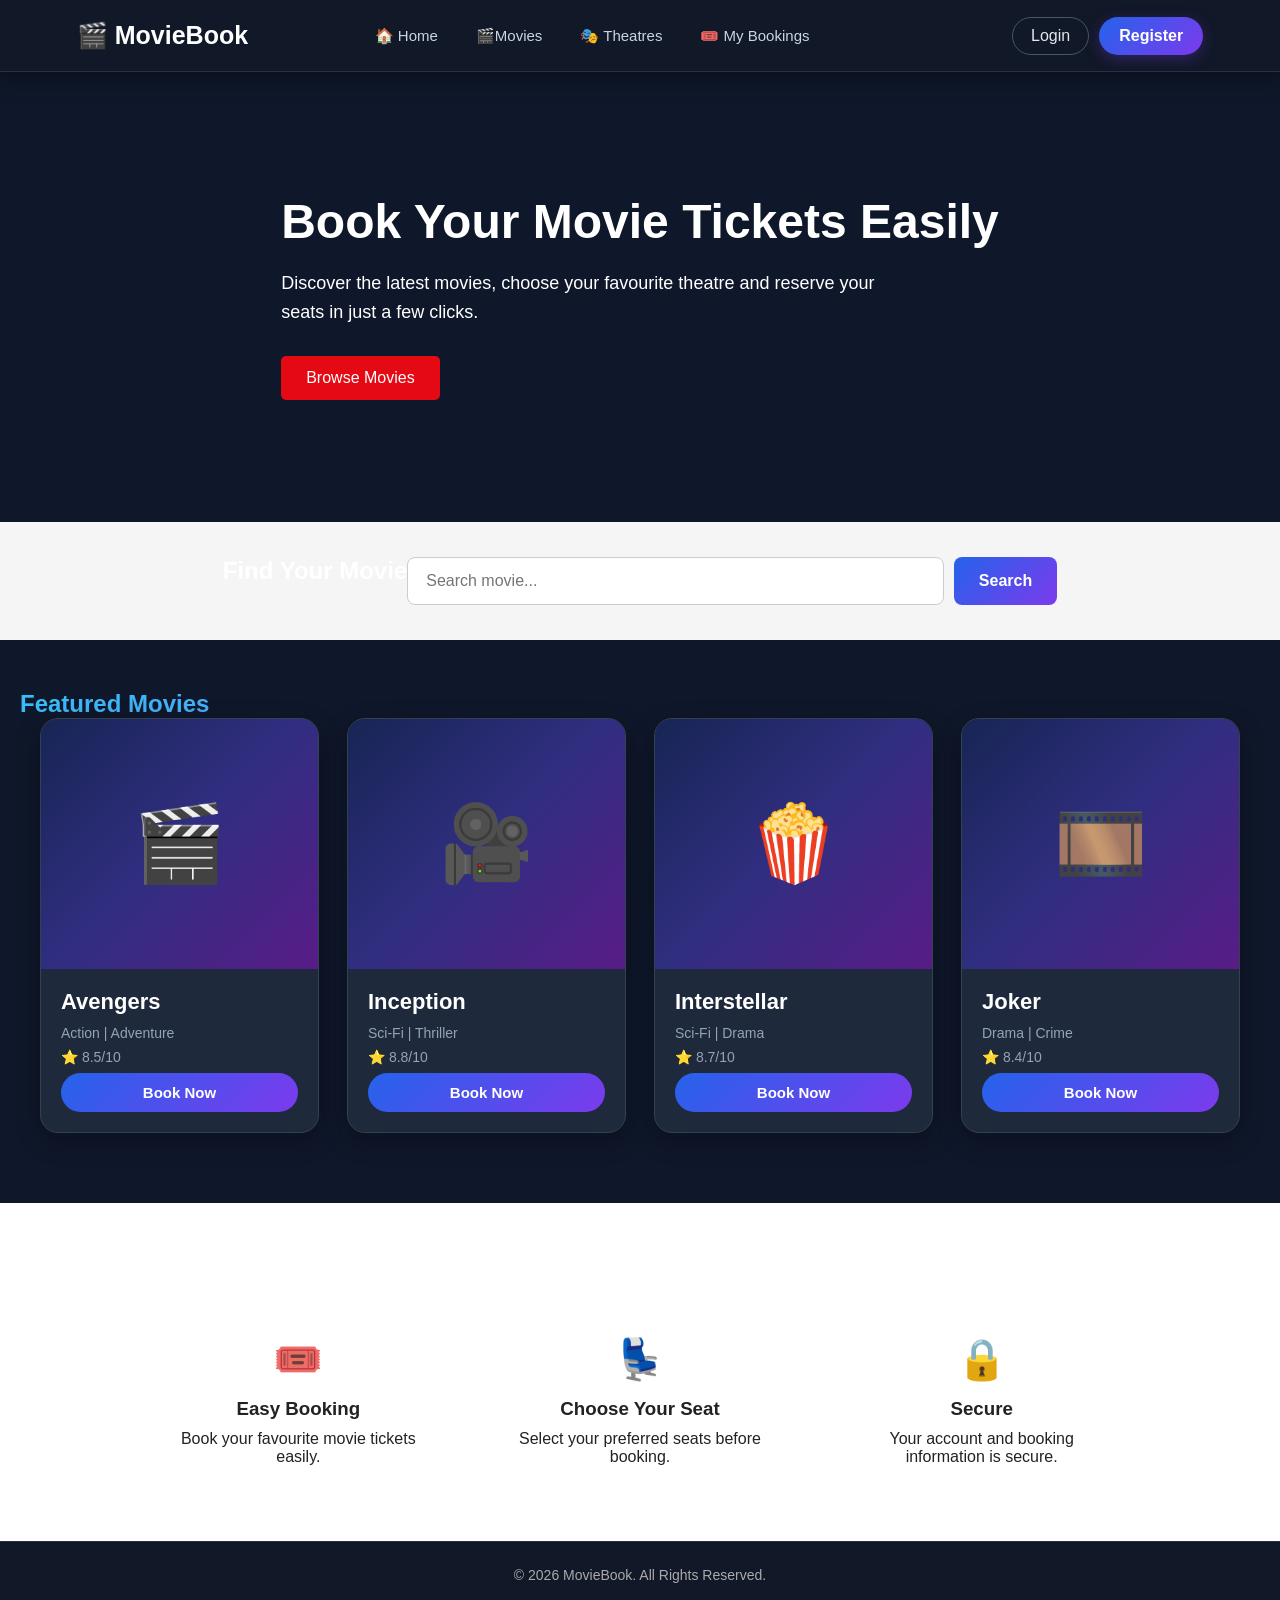
<file: index.html>
<!DOCTYPE html>
<html lang="en">

<head>
    <meta charset="UTF-8">
    <meta name="viewport" content="width=device-width, initial-scale=1.0">

    <title>Movie Reservation System</title>

    <link rel="stylesheet" href="style.css">
</head>

<body>


    <!-- Navbar -->
    <header>
        <nav class="navbar">

            <!-- Logo -->
            <a href="index.html" class="logo">
                🎬 <span>Movie</span>Book
            </a>

            <!-- Navigation Links -->
            <ul class="nav-links">

                <li>
                    <a href="index.html">🏠 Home</a>
                </li>
                <li>

                    <a href="movies.html">🎬Movies</a>



                </li>

                <li>
                    <a href="theaters1.html">🎭 Theatres</a>
                </li>

                <li>
                    <a href="bookings.html">🎟️ My Bookings</a>
                </li>

                <li>
                    <a href="login.html">

                    </a>
                </li>

                <li>
                    <a href="register.html">

                    </a>
                </li >
            </ul>

                <!-- Login / Register -->
                <div class="nav-buttons">

                    <a href="login.html" class="login-btn">
                        Login
                    </a>

                    <a href="register.html" class="register-btn">
                        Register
                    </a>

                </div>

        </nav>
    </header>




    <!-- Hero Section -->
    <section class="hero">

        <div class="hero-content">

            <h1>Book Your Movie Tickets Easily</h1>

            <p>
                Discover the latest movies, choose your favourite
                theatre and reserve your seats in just a few clicks.
            </p>

            <a href="movies.html" class="main-btn">
                Browse Movies
            </a>

        </div>

    </section>


    <!-- Search Section -->
    <section class="search-section">

        <h2>Find Your Movie</h2>

        <div class="search-box">

            <input type="text" id="movieSearch" placeholder="Search movie...">

            <button onclick="searchMovie()">
                Search
            </button>

        </div>

    </section>


    <!-- Featured Movies -->
    <section class="movies-section">

        <h2>Featured Movies</h2>

        <div class="movie-container">

            <!-- Movie 1 -->
            <div class="movie-card">

                <div class="movie-poster">
                    🎬
                </div>

                <div class="movie-info">

                    <h3>Avengers</h3>

                    <p>Action | Adventure</p>

                    <p>⭐ 8.5/10</p>

                    <button onclick="bookMovie('Avengers')">
                        Book Now
                    </button>

                </div>

            </div>


            <!-- Movie 2 -->
            <div class="movie-card">

                <div class="movie-poster">
                    🎥
                </div>

                <div class="movie-info">

                    <h3>Inception</h3>

                    <p>Sci-Fi | Thriller</p>

                    <p>⭐ 8.8/10</p>

                    <button onclick="bookMovie('Inception')">
                        Book Now
                    </button>

                </div>

            </div>


            <!-- Movie 3 -->
            <div class="movie-card">

                <div class="movie-poster">
                    🍿
                </div>

                <div class="movie-info">

                    <h3>Interstellar</h3>

                    <p>Sci-Fi | Drama</p>

                    <p>⭐ 8.7/10</p>

                    <button onclick="bookMovie('Interstellar')">
                        Book Now
                    </button>

                </div>

            </div>


            <!-- Movie 4 -->
            <div class="movie-card">

                <div class="movie-poster">
                    🎞️
                </div>

                <div class="movie-info">

                    <h3>Joker</h3>

                    <p>Drama | Crime</p>

                    <p>⭐ 8.4/10</p>

                    <button onclick="bookMovie('Joker')">
                        Book Now
                    </button>

                </div>

            </div>

        </div>

    </section>


    <!-- Why Choose Us -->
    <section class="features">

        <h2>Why Choose MovieBook?</h2>

        <div class="feature-container">

            <div class="feature">
                <span>🎟️</span>
                <h3>Easy Booking</h3>
                <p>Book your favourite movie tickets easily.</p>
            </div>

            <div class="feature">
                <span>💺</span>
                <h3>Choose Your Seat</h3>
                <p>Select your preferred seats before booking.</p>
            </div>

            <div class="feature">
                <span>🔒</span>
                <h3>Secure</h3>
                <p>Your account and booking information is secure.</p>
            </div>

        </div>

    </section>


    <!-- Footer -->
    <footer>

        <p>
            © 2026 MovieBook. All Rights Reserved.
        </p>

    </footer>


    <script src="script.js"></script>

</body>

</html>
</file>
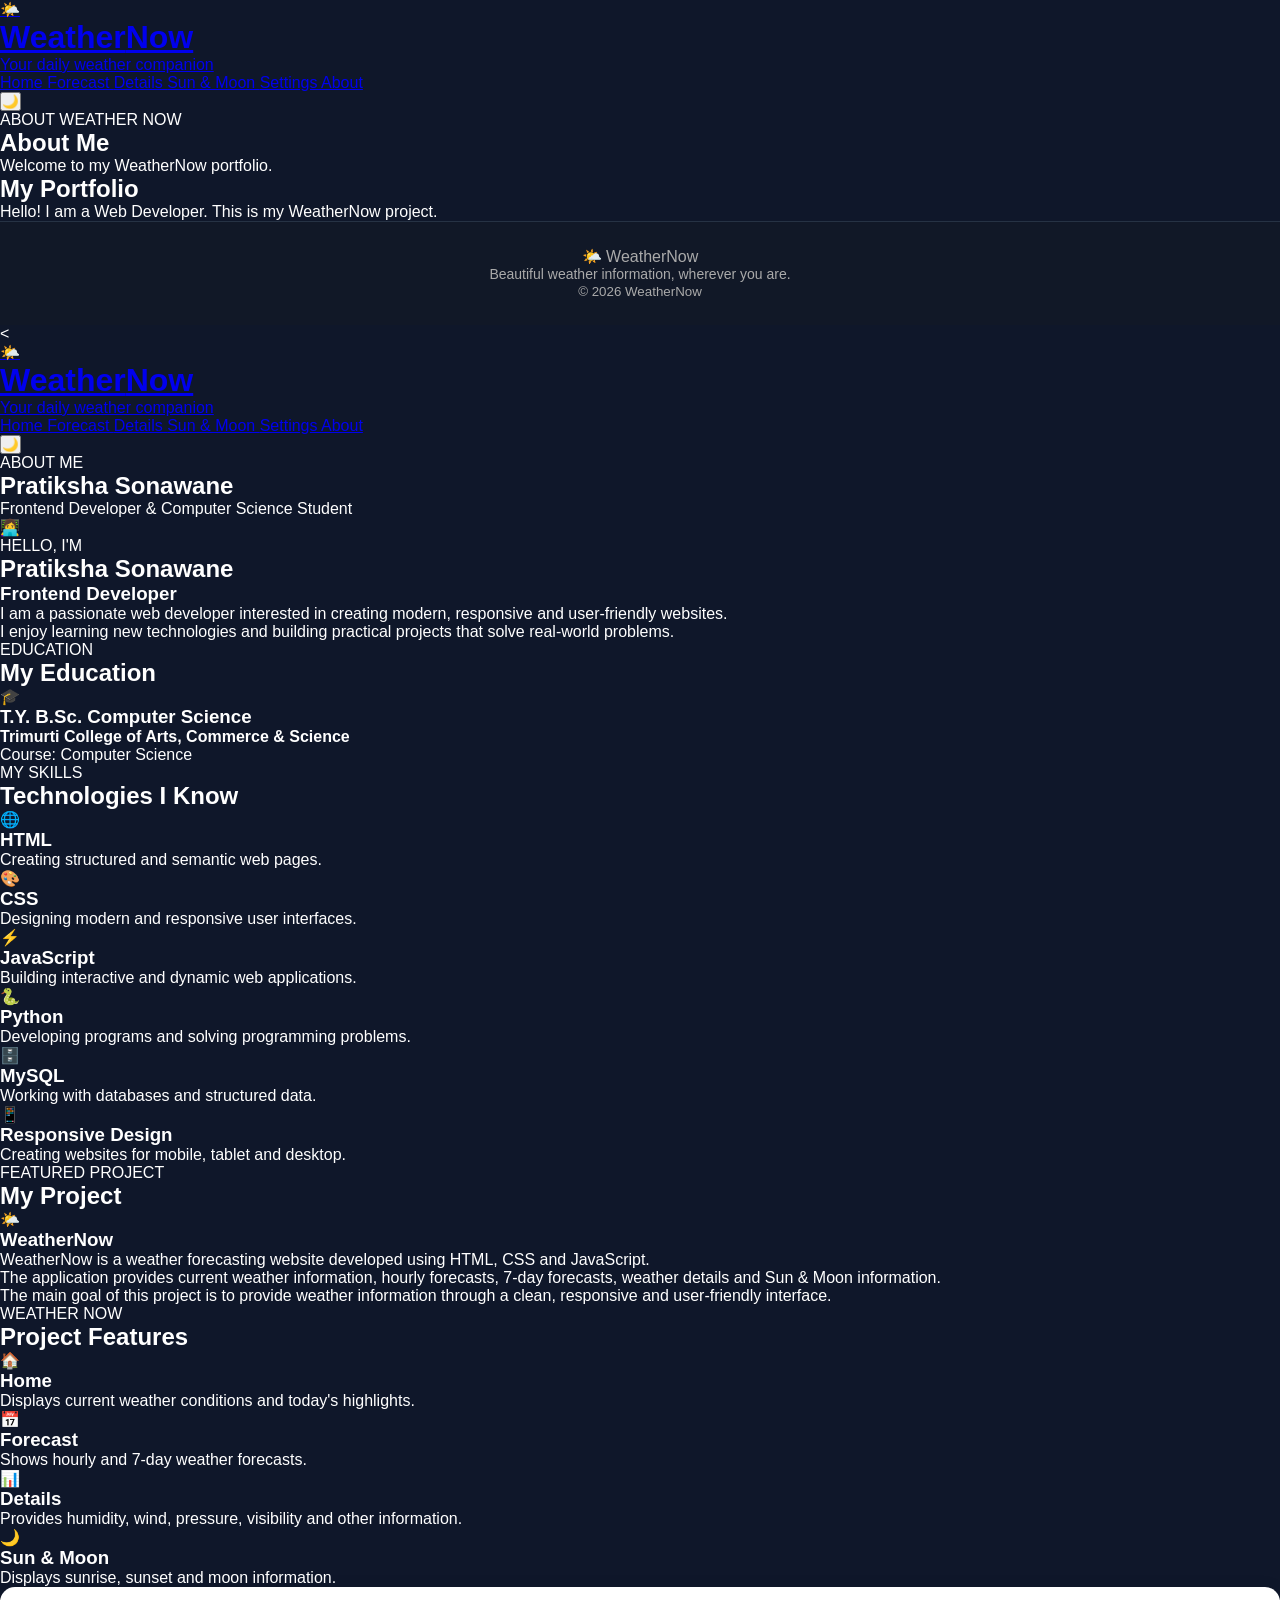
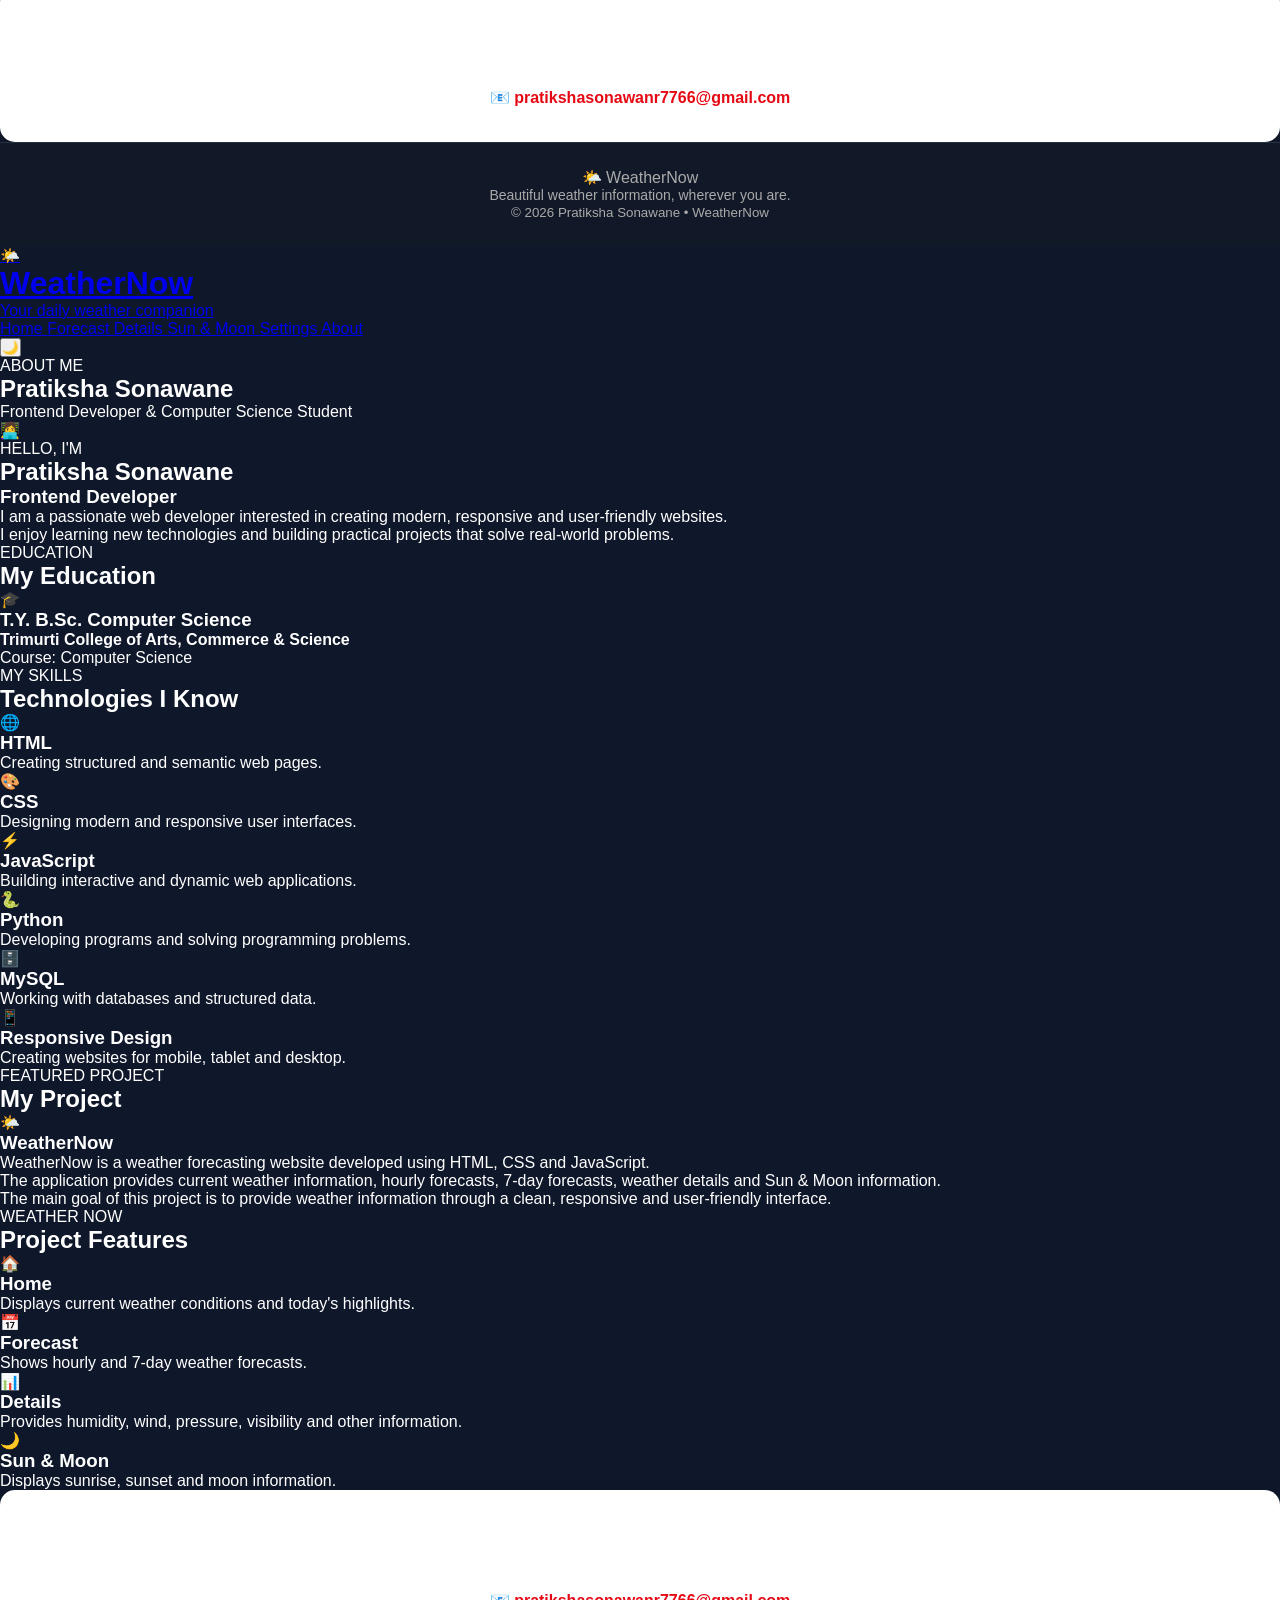
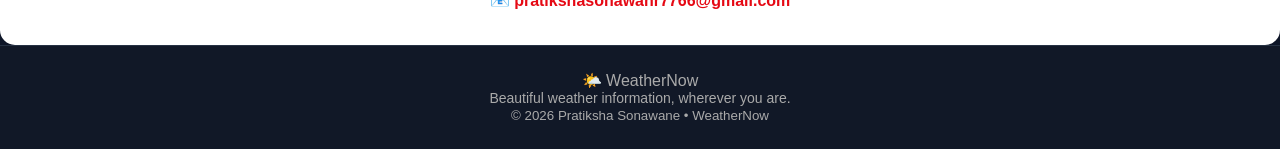
<file: about.html>
<!DOCTYPE html>
<html lang="en">

<head>

    <meta charset="UTF-8">

    <meta name="viewport"
          content="width=device-width, initial-scale=1.0">

    <title>WeatherNow | About</title>

    <link rel="stylesheet"
          href="style.css">

</head>

<body>

<div class="app-container">

    <!-- HEADER -->

    <header class="header">

        <a href="index.html"
           class="brand">

            <div class="brand-icon">
                🌤️
            </div>

            <div>

                <h1>
                    Weather<span>Now</span>
                </h1>

                <p>
                    Your daily weather companion
                </p>

            </div>

        </a>


        <!-- NAVBAR -->

        <nav>

            <a href="index.html">
                Home
            </a>

            <a href="forecast.html">
                Forecast
            </a>

            <a href="details.html">
                Details
            </a>

            <a href="sun.html">
                Sun & Moon
            </a>

            <a href="settings.html">
                Settings
            </a>

            <a href="about.html"
               class="active">
                About
            </a>

        </nav>


        <button id="themeBtn"
                class="theme-btn">

            🌙

        </button>

    </header>


    <!-- ABOUT -->

    <section class="page-title">

        <span>
            ABOUT WEATHER NOW
        </span>

        <h2>
            About Me
        </h2>

        <p>
            Welcome to my WeatherNow portfolio.
        </p>

    </section>


    <section class="professional-card">

        <h2>
            My Portfolio
        </h2>

        <p>
            Hello! I am a Web Developer.
            This is my WeatherNow project.
        </p>

    </section>


    <!-- FOOTER -->

    <footer>

        <div class="footer-brand">
            🌤️ Weather<span>Now</span>
        </div>

        <p>
            Beautiful weather information, wherever you are.
        </p>

        <small>
            © 2026 WeatherNow
        </small>

    </footer>

</div>


<script src="script.js"></script>

</body>

</html>
<<!DOCTYPE html>
<html lang="en">

<head>

    <meta charset="UTF-8">

    <meta name="viewport"
          content="width=device-width, initial-scale=1.0">

    <title>WeatherNow | About</title>

    <link rel="stylesheet"
          href="style.css">

</head>

<body>

<div class="app-container">

    <!-- =========================================
         HEADER
    ========================================== -->

    <header class="header">

        <a href="index.html"
           class="brand">

            <div class="brand-icon">
                🌤️
            </div>

            <div>

                <h1>
                    Weather<span>Now</span>
                </h1>

                <p>
                    Your daily weather companion
                </p>

            </div>

        </a>


        <!-- NAVBAR -->

        <nav>

            <a href="index.html">
                Home
            </a>

            <a href="forecast.html">
                Forecast
            </a>

            <a href="details.html">
                Details
            </a>

            <a href="sun.html">
                Sun & Moon
            </a>

            <a href="settings.html">
                Settings
            </a>

            <a href="about.html"
               class="active">
                About
            </a>

        </nav>


        <button id="themeBtn"
                class="theme-btn"
                aria-label="Toggle theme">

            🌙

        </button>

    </header>


    <!-- =========================================
         PAGE TITLE
    ========================================== -->

    <section class="page-title">

        <span>
            ABOUT ME
        </span>

        <h2>
            Pratiksha Sonawane
        </h2>

        <p>
            Frontend Developer & Computer Science Student
        </p>

    </section>


    <!-- =========================================
         PROFILE
    ========================================== -->

    <section class="about-profile">

        <div class="profile-avatar">
            👩‍💻
        </div>


        <div class="profile-content">

            <span class="about-label">
                HELLO, I'M
            </span>

            <h1>
                Pratiksha Sonawane
            </h1>

            <h3>
                Frontend Developer
            </h3>

            <p>
                I am a passionate web developer interested in
                creating modern, responsive and user-friendly
                websites.
            </p>

            <p>
                I enjoy learning new technologies and building
                practical projects that solve real-world problems.
            </p>

        </div>

    </section>


    <!-- =========================================
         EDUCATION
    ========================================== -->

    <section class="professional-card">

        <div class="section-heading">

            <div>

                <span>
                    EDUCATION
                </span>

                <h2>
                    My Education
                </h2>

            </div>

        </div>


        <div class="about-project">

            <div class="project-icon">
                🎓
            </div>

            <div>

                <h3>
                    T.Y. B.Sc. Computer Science
                </h3>

                <p>
                    <strong>
                        Trimurti College of Arts, Commerce & Science
                    </strong>
                </p>

                <p>
                    Course: Computer Science
                </p>

            </div>

        </div>

    </section>


    <!-- =========================================
         SKILLS
    ========================================== -->

    <section class="professional-card">

        <div class="section-heading">

            <div>

                <span>
                    MY SKILLS
                </span>

                <h2>
                    Technologies I Know
                </h2>

            </div>

        </div>


        <div class="skills-grid">


            <div class="skill-card">

                <div>
                    🌐
                </div>

                <h3>
                    HTML
                </h3>

                <p>
                    Creating structured and semantic
                    web pages.
                </p>

            </div>


            <div class="skill-card">

                <div>
                    🎨
                </div>

                <h3>
                    CSS
                </h3>

                <p>
                    Designing modern and responsive
                    user interfaces.
                </p>

            </div>


            <div class="skill-card">

                <div>
                    ⚡
                </div>

                <h3>
                    JavaScript
                </h3>

                <p>
                    Building interactive and dynamic
                    web applications.
                </p>

            </div>


            <div class="skill-card">

                <div>
                    🐍
                </div>

                <h3>
                    Python
                </h3>

                <p>
                    Developing programs and solving
                    programming problems.
                </p>

            </div>


            <div class="skill-card">

                <div>
                    🗄️
                </div>

                <h3>
                    MySQL
                </h3>

                <p>
                    Working with databases and
                    structured data.
                </p>

            </div>


            <div class="skill-card">

                <div>
                    📱
                </div>

                <h3>
                    Responsive Design
                </h3>

                <p>
                    Creating websites for mobile,
                    tablet and desktop.
                </p>

            </div>

        </div>

    </section>


    <!-- =========================================
         PROJECT
    ========================================== -->

    <section class="professional-card">

        <div class="section-heading">

            <div>

                <span>
                    FEATURED PROJECT
                </span>

                <h2>
                    My Project
                </h2>

            </div>

        </div>


        <div class="about-project">

            <div class="project-icon">
                🌤️
            </div>


            <div>

                <h3>
                    WeatherNow
                </h3>

                <p>
                    WeatherNow is a weather forecasting website
                    developed using HTML, CSS and JavaScript.
                </p>

                <p>
                    The application provides current weather
                    information, hourly forecasts, 7-day
                    forecasts, weather details and Sun & Moon
                    information.
                </p>

                <p>
                    The main goal of this project is to provide
                    weather information through a clean,
                    responsive and user-friendly interface.
                </p>

            </div>

        </div>

    </section>


    <!-- =========================================
         PROJECT FEATURES
    ========================================== -->

    <section class="professional-card">

        <div class="section-heading">

            <div>

                <span>
                    WEATHER NOW
                </span>

                <h2>
                    Project Features
                </h2>

            </div>

        </div>


        <div class="features-grid">


            <div class="feature-card">

                <span>
                    🏠
                </span>

                <h3>
                    Home
                </h3>

                <p>
                    Displays current weather conditions
                    and today's highlights.
                </p>

            </div>


            <div class="feature-card">

                <span>
                    📅
                </span>

                <h3>
                    Forecast
                </h3>

                <p>
                    Shows hourly and 7-day weather
                    forecasts.
                </p>

            </div>


            <div class="feature-card">

                <span>
                    📊
                </span>

                <h3>
                    Details
                </h3>

                <p>
                    Provides humidity, wind, pressure,
                    visibility and other information.
                </p>

            </div>


            <div class="feature-card">

                <span>
                    🌙
                </span>

                <h3>
                    Sun & Moon
                </h3>

                <p>
                    Displays sunrise, sunset and
                    moon information.
                </p>

            </div>

        </div>

    </section>


    <!-- =========================================
         CONTACT
    ========================================== -->

    <section class="professional-card contact-card">

        <div class="section-heading">

            <div>

                <span>
                    GET IN TOUCH
                </span>

                <h2>
                    Contact Me
                </h2>

            </div>

        </div>


        <div class="contact-grid">

            <a href="mailto:pratikshasonawanr7766@gmail.com">

                📧

                <span>
                    pratikshasonawanr7766@gmail.com
                </span>

            </a>

        </div>

    </section>


    <!-- =========================================
         FOOTER
    ========================================== -->

    <footer>

        <div class="footer-brand">
            🌤️ Weather<span>Now</span>
        </div>

        <p>
            Beautiful weather information, wherever you are.
        </p>

        <small>
            © 2026 Pratiksha Sonawane • WeatherNow
        </small>

    </footer>

</div>


<script src="script.js"></script>

</body>

</html>


    <!-- =========================================
         HEADER
    ========================================== -->

    <header class="header">

        <a href="index.html"
           class="brand">

            <div class="brand-icon">
                🌤️
            </div>

            <div>

                <h1>
                    Weather<span>Now</span>
                </h1>

                <p>
                    Your daily weather companion
                </p>

            </div>

        </a>


        <!-- NAVBAR -->

        <nav>

            <a href="index.html">
                Home
            </a>

            <a href="forecast.html">
                Forecast
            </a>

            <a href="details.html">
                Details
            </a>

            <a href="sun.html">
                Sun & Moon
            </a>

            <a href="settings.html">
                Settings
            </a>

            <a href="about.html"
               class="active">
                About
            </a>

        </nav>


        <button id="themeBtn"
                class="theme-btn"
                aria-label="Toggle theme">

            🌙

        </button>

    </header>


    <!-- =========================================
         PAGE TITLE
    ========================================== -->

    <section class="page-title">

        <span>
            ABOUT ME
        </span>

        <h2>
            Pratiksha Sonawane
        </h2>

        <p>
            Frontend Developer & Computer Science Student
        </p>

    </section>


    <!-- =========================================
         PROFILE
    ========================================== -->

    <section class="about-profile">

        <div class="profile-avatar">
            👩‍💻
        </div>


        <div class="profile-content">

            <span class="about-label">
                HELLO, I'M
            </span>

            <h1>
                Pratiksha Sonawane
            </h1>

            <h3>
                Frontend Developer
            </h3>

            <p>
                I am a passionate web developer interested in
                creating modern, responsive and user-friendly
                websites.
            </p>

            <p>
                I enjoy learning new technologies and building
                practical projects that solve real-world problems.
            </p>

        </div>

    </section>


    <!-- =========================================
         EDUCATION
    ========================================== -->

    <section class="professional-card">

        <div class="section-heading">

            <div>

                <span>
                    EDUCATION
                </span>

                <h2>
                    My Education
                </h2>

            </div>

        </div>


        <div class="about-project">

            <div class="project-icon">
                🎓
            </div>

            <div>

                <h3>
                    T.Y. B.Sc. Computer Science
                </h3>

                <p>
                    <strong>
                        Trimurti College of Arts, Commerce & Science
                    </strong>
                </p>

                <p>
                    Course: Computer Science
                </p>

            </div>

        </div>

    </section>


    <!-- =========================================
         SKILLS
    ========================================== -->

    <section class="professional-card">

        <div class="section-heading">

            <div>

                <span>
                    MY SKILLS
                </span>

                <h2>
                    Technologies I Know
                </h2>

            </div>

        </div>


        <div class="skills-grid">


            <div class="skill-card">

                <div>
                    🌐
                </div>

                <h3>
                    HTML
                </h3>

                <p>
                    Creating structured and semantic
                    web pages.
                </p>

            </div>


            <div class="skill-card">

                <div>
                    🎨
                </div>

                <h3>
                    CSS
                </h3>

                <p>
                    Designing modern and responsive
                    user interfaces.
                </p>

            </div>


            <div class="skill-card">

                <div>
                    ⚡
                </div>

                <h3>
                    JavaScript
                </h3>

                <p>
                    Building interactive and dynamic
                    web applications.
                </p>

            </div>


            <div class="skill-card">

                <div>
                    🐍
                </div>

                <h3>
                    Python
                </h3>

                <p>
                    Developing programs and solving
                    programming problems.
                </p>

            </div>


            <div class="skill-card">

                <div>
                    🗄️
                </div>

                <h3>
                    MySQL
                </h3>

                <p>
                    Working with databases and
                    structured data.
                </p>

            </div>


            <div class="skill-card">

                <div>
                    📱
                </div>

                <h3>
                    Responsive Design
                </h3>

                <p>
                    Creating websites for mobile,
                    tablet and desktop.
                </p>

            </div>

        </div>

    </section>


    <!-- =========================================
         PROJECT
    ========================================== -->

    <section class="professional-card">

        <div class="section-heading">

            <div>

                <span>
                    FEATURED PROJECT
                </span>

                <h2>
                    My Project
                </h2>

            </div>

        </div>


        <div class="about-project">

            <div class="project-icon">
                🌤️
            </div>


            <div>

                <h3>
                    WeatherNow
                </h3>

                <p>
                    WeatherNow is a weather forecasting website
                    developed using HTML, CSS and JavaScript.
                </p>

                <p>
                    The application provides current weather
                    information, hourly forecasts, 7-day
                    forecasts, weather details and Sun & Moon
                    information.
                </p>

                <p>
                    The main goal of this project is to provide
                    weather information through a clean,
                    responsive and user-friendly interface.
                </p>

            </div>

        </div>

    </section>


    <!-- =========================================
         PROJECT FEATURES
    ========================================== -->

    <section class="professional-card">

        <div class="section-heading">

            <div>

                <span>
                    WEATHER NOW
                </span>

                <h2>
                    Project Features
                </h2>

            </div>

        </div>


        <div class="features-grid">


            <div class="feature-card">

                <span>
                    🏠
                </span>

                <h3>
                    Home
                </h3>

                <p>
                    Displays current weather conditions
                    and today's highlights.
                </p>

            </div>


            <div class="feature-card">

                <span>
                    📅
                </span>

                <h3>
                    Forecast
                </h3>

                <p>
                    Shows hourly and 7-day weather
                    forecasts.
                </p>

            </div>


            <div class="feature-card">

                <span>
                    📊
                </span>

                <h3>
                    Details
                </h3>

                <p>
                    Provides humidity, wind, pressure,
                    visibility and other information.
                </p>

            </div>


            <div class="feature-card">

                <span>
                    🌙
                </span>

                <h3>
                    Sun & Moon
                </h3>

                <p>
                    Displays sunrise, sunset and
                    moon information.
                </p>

            </div>

        </div>

    </section>


    <!-- =========================================
         CONTACT
    ========================================== -->

    <section class="professional-card contact-card">

        <div class="section-heading">

            <div>

                <span>
                    GET IN TOUCH
                </span>

                <h2>
                    Contact Me
                </h2>

            </div>

        </div>


        <div class="contact-grid">

            <a href="mailto:pratikshasonawanr7766@gmail.com">

                📧

                <span>
                    pratikshasonawanr7766@gmail.com
                </span>

            </a>

        </div>

    </section>


    <!-- =========================================
         FOOTER
    ========================================== -->

    <footer>

        <div class="footer-brand">
            🌤️ Weather<span>Now</span>
        </div>

        <p>
            Beautiful weather information, wherever you are.
        </p>

        <small>
            © 2026 Pratiksha Sonawane • WeatherNow
        </small>

    </footer>

</div>


<script src="script.js"></script>

</body>

</html>
</file>
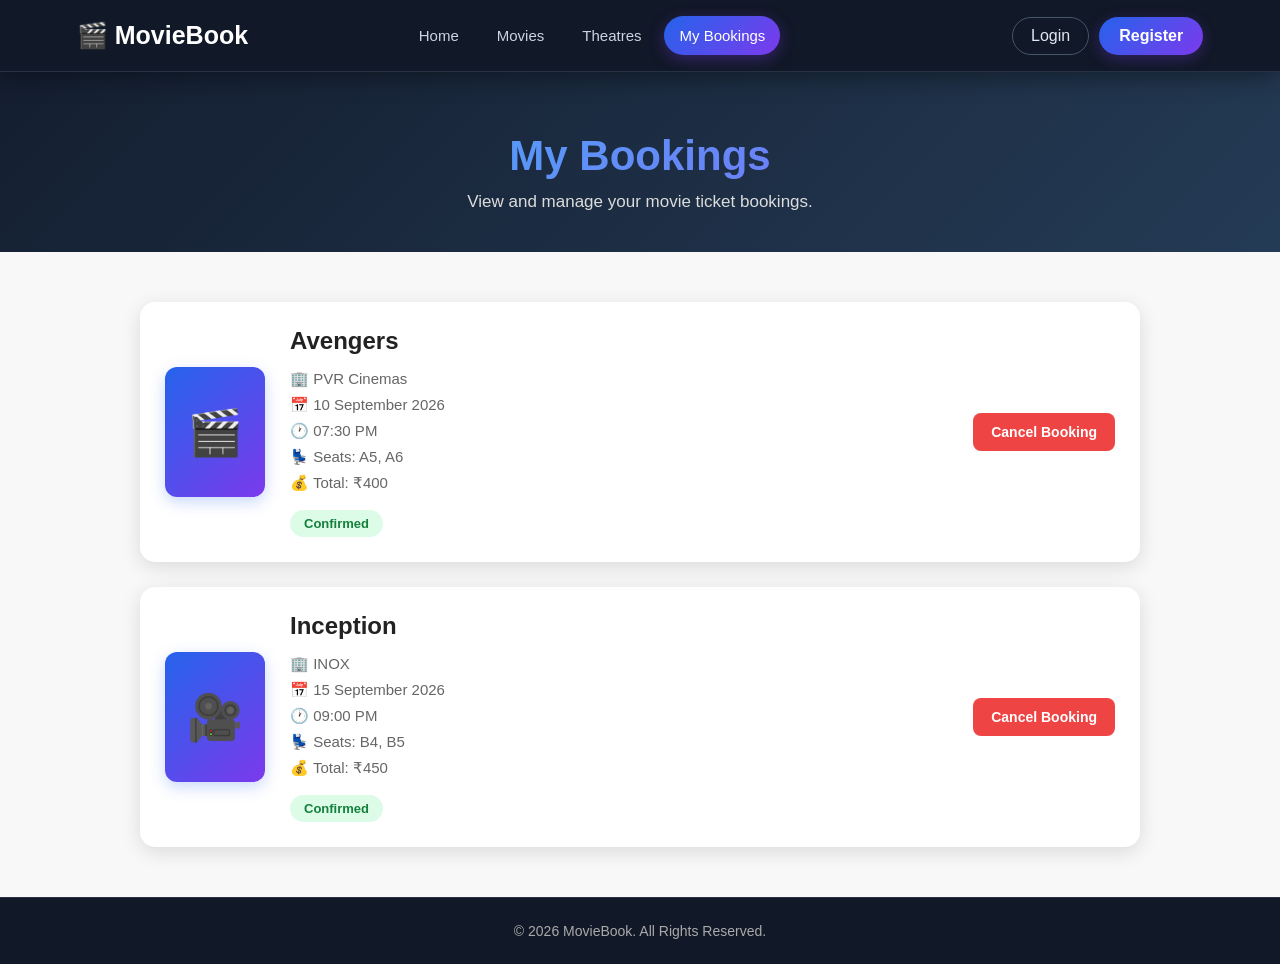
<file: bookings.html>
<!DOCTYPE html>
<html lang="en">
<head>

    <meta charset="UTF-8">

    <meta name="viewport"
          content="width=device-width, initial-scale=1.0">

    <title>MovieBook - My Bookings</title>

    <link rel="stylesheet" href="style.css">

</head>

<body>


    <!-- Navbar -->
    <header>

        <nav class="navbar">

            <div class="logo">
                🎬 MovieBook
            </div>

            <ul class="nav-links">

                <li>
                    <a href="index.html">Home</a>
                </li>

                <li>
                    <a href="movies.html">Movies</a>
                </li>

                <li>
                    <a href="theaters1.html">Theatres</a>
                </li>

                <li>
                    <a href="bookings.html" class="active">
                        My Bookings
                    </a>
                </li>

                <li>
                    <a href="login.html">

                    </a>
                </li>

                <li>
                    <a href="register.html">

                    </a>
                </li >

            </ul>

            <!-- Login / Register -->
                <div class="nav-buttons">

                    <a href="login.html" class="login-btn">
                        Login
                    </a>

                    <a href="register.html" class="register-btn">
                        Register
                    </a>

                </div>

        </nav>

    </header>


    <!-- Page Header -->
    <section class="page-header">

        <h1>My Bookings</h1>

        <p>
            View and manage your movie ticket bookings.
        </p>

    </section>


    <!-- Bookings -->
    <section class="booking-section">

        <div id="bookingContainer">


            <!-- Booking 1 -->
            <div class="booking-card">

                <div class="booking-movie">
                    🎬
                </div>

                <div class="booking-info">

                    <h2>Avengers</h2>

                    <p>
                        🏢 PVR Cinemas
                    </p>

                    <p>
                        📅 10 September 2026
                    </p>

                    <p>
                        🕐 07:30 PM
                    </p>

                    <p>
                        💺 Seats: A5, A6
                    </p>

                    <p>
                        💰 Total: ₹400
                    </p>

                    <span class="booking-status">
                        Confirmed
                    </span>

                </div>

                <div class="booking-actions">

                    <button
                        onclick="cancelBooking(this)">

                        Cancel Booking

                    </button>

                </div>

            </div>


            <!-- Booking 2 -->
            <div class="booking-card">

                <div class="booking-movie">
                    🎥
                </div>

                <div class="booking-info">

                    <h2>Inception</h2>

                    <p>
                        🏢 INOX
                    </p>

                    <p>
                        📅 15 September 2026
                    </p>

                    <p>
                        🕐 09:00 PM
                    </p>

                    <p>
                        💺 Seats: B4, B5
                    </p>

                    <p>
                        💰 Total: ₹450
                    </p>

                    <span class="booking-status">
                        Confirmed
                    </span>

                </div>

                <div class="booking-actions">

                    <button
                        onclick="cancelBooking(this)">

                        Cancel Booking

                    </button>

                </div>

            </div>


        </div>

    </section>


    <!-- Footer -->
    <footer>

        <p>
            © 2026 MovieBook. All Rights Reserved.
        </p>

    </footer>


    <script src="script.js"></script>

</body>
</html>
</file>
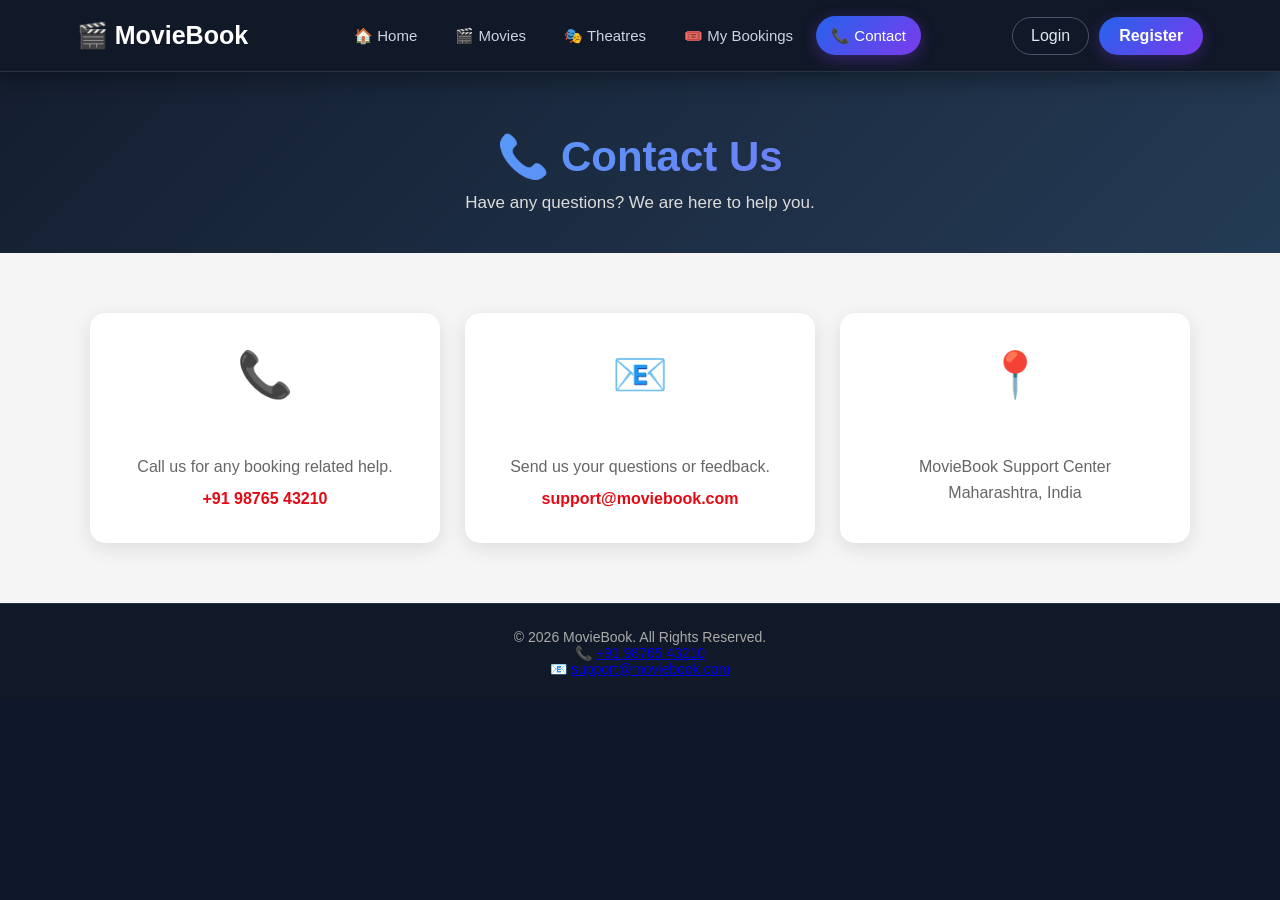
<file: contact.html>
<!DOCTYPE html>
<html lang="en">

<head>

    <meta charset="UTF-8">

    <meta name="viewport"
          content="width=device-width, initial-scale=1.0">

    <title>MovieBook - Contact Us</title>

    <link rel="stylesheet" href="style.css">

</head>

<body>

    <!-- Navbar -->

    <header>

        <nav class="navbar">

            <a href="index.html" class="logo">
                🎬 <span>Movie</span>Book
            </a>

            <ul class="nav-links">

                <li>
                    <a href="index.html">
                        🏠 Home
                    </a>
                </li>

                <li>
                    <a href="movies.html">
                        🎬 Movies
                    </a>
                </li>

                <li>
                    <a href="theatres1.html">
                        🎭 Theatres
                    </a>
                </li>

                <li>
                    <a href="bookings.html">
                        🎟️ My Bookings
                    </a>
                </li>

                <li>
                    <a href="contact.html" class="active">
                        📞 Contact
                    </a>
                </li>

            </ul>

            <div class="nav-buttons">

                <a href="login.html" class="login-btn">
                    Login
                </a>

                <a href="register.html" class="register-btn">
                    Register
                </a>

            </div>

        </nav>

    </header>


    <!-- Page Header -->

    <section class="page-header">

        <h1>📞 Contact Us</h1>

        <p>
            Have any questions? We are here to help you.
        </p>

    </section>


    <!-- Contact Section -->

    <section class="contact-section">

        <div class="contact-container">

            <!-- Phone -->

            <div class="contact-card">

                <div class="contact-icon">
                    📞
                </div>

                <h2>Phone</h2>

                <p>
                    Call us for any booking related help.
                </p>

                <a href="tel:+919876543210">
                    +91 98765 43210
                </a>

            </div>


            <!-- Email -->

            <div class="contact-card">

                <div class="contact-icon">
                    📧
                </div>

                <h2>Email</h2>

                <p>
                    Send us your questions or feedback.
                </p>

                <a href="mailto:support@moviebook.com">
                    support@moviebook.com
                </a>

            </div>


            <!-- Address -->

            <div class="contact-card">

                <div class="contact-icon">
                    📍
                </div>

                <h2>Address</h2>

                <p>
                    MovieBook Support Center
                </p>

                <p>
                    Maharashtra, India
                </p>

            </div>

        </div>

    </section>


    <!-- Footer -->

    <footer>

        <p>
            © 2026 MovieBook. All Rights Reserved.
        </p>

        <p>
            📞
            <a href="tel:+919876543210">
                +91 98765 43210
            </a>
        </p>

        <p>
            📧
            <a href="mailto:support@moviebook.com">
                support@moviebook.com
            </a>
        </p>

    </footer>


    <script src="script.js"></script>

</body>

</html>
</file>
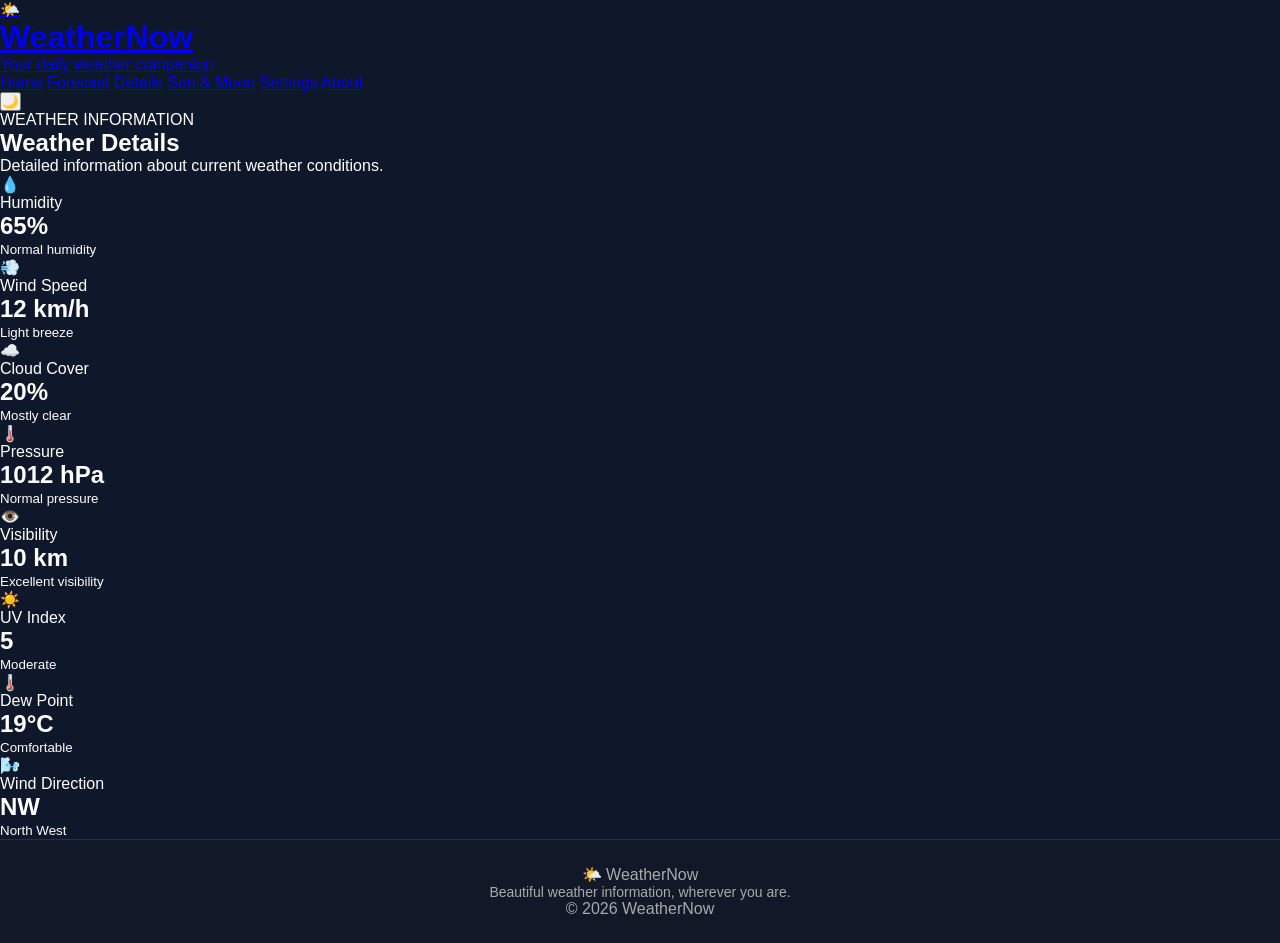
<file: details.html>
<!DOCTYPE html>
<html lang="en">

<head>
    <meta charset="UTF-8">
    <meta name="viewport" content="width=device-width, initial-scale=1.0">
    <title>WeatherNow | Details</title>
    <link rel="stylesheet" href="style.css">
</head>

<body>

<div class="app-container">

<header class="header">

    <a href="index.html" class="brand">
        <div class="brand-icon">🌤️</div>

        <div>
            <h1>Weather<span>Now</span></h1>
            <p>Your daily weather companion</p>
        </div>
    </a>

    <nav>
        <a href="index.html">Home</a>
        <a href="forecast.html">Forecast</a>
        <a href="details.html" class="active">Details</a>
        <a href="sun.html">Sun & Moon</a>
        <a href="settings.html">Settings</a>
        <a href="about.html">About</a>

    </nav>

    <button id="themeBtn" class="theme-btn">🌙</button>

</header>


<div class="page-title">

    <span>WEATHER INFORMATION</span>

    <h2>Weather Details</h2>

    <p>
        Detailed information about current weather conditions.
    </p>

</div>


<section class="details-grid">


    <div class="detail-large-card">
        <span>💧</span>
        <p>Humidity</p>
        <h2 id="humidity">65%</h2>
        <small>Normal humidity</small>
    </div>


    <div class="detail-large-card">
        <span>💨</span>
        <p>Wind Speed</p>
        <h2 id="wind">12 km/h</h2>
        <small>Light breeze</small>
    </div>


    <div class="detail-large-card">
        <span>☁️</span>
        <p>Cloud Cover</p>
        <h2 id="clouds">20%</h2>
        <small>Mostly clear</small>
    </div>


    <div class="detail-large-card">
        <span>🌡️</span>
        <p>Pressure</p>
        <h2>1012 hPa</h2>
        <small>Normal pressure</small>
    </div>


    <div class="detail-large-card">
        <span>👁️</span>
        <p>Visibility</p>
        <h2>10 km</h2>
        <small>Excellent visibility</small>
    </div>


    <div class="detail-large-card">
        <span>☀️</span>
        <p>UV Index</p>
        <h2>5</h2>
        <small>Moderate</small>
    </div>


    <div class="detail-large-card">
        <span>🌡️</span>
        <p>Dew Point</p>
        <h2>19°C</h2>
        <small>Comfortable</small>
    </div>


    <div class="detail-large-card">
        <span>🌬️</span>
        <p>Wind Direction</p>
        <h2>NW</h2>
        <small>North West</small>
    </div>

</section>


<footer>

    <div class="footer-logo">🌤️ WeatherNow</div>

    <p>Beautiful weather information, wherever you are.</p>

    <span>© 2026 WeatherNow</span>

</footer>

</div>

<script src="script.js"></script>

</body>
</html>
</file>
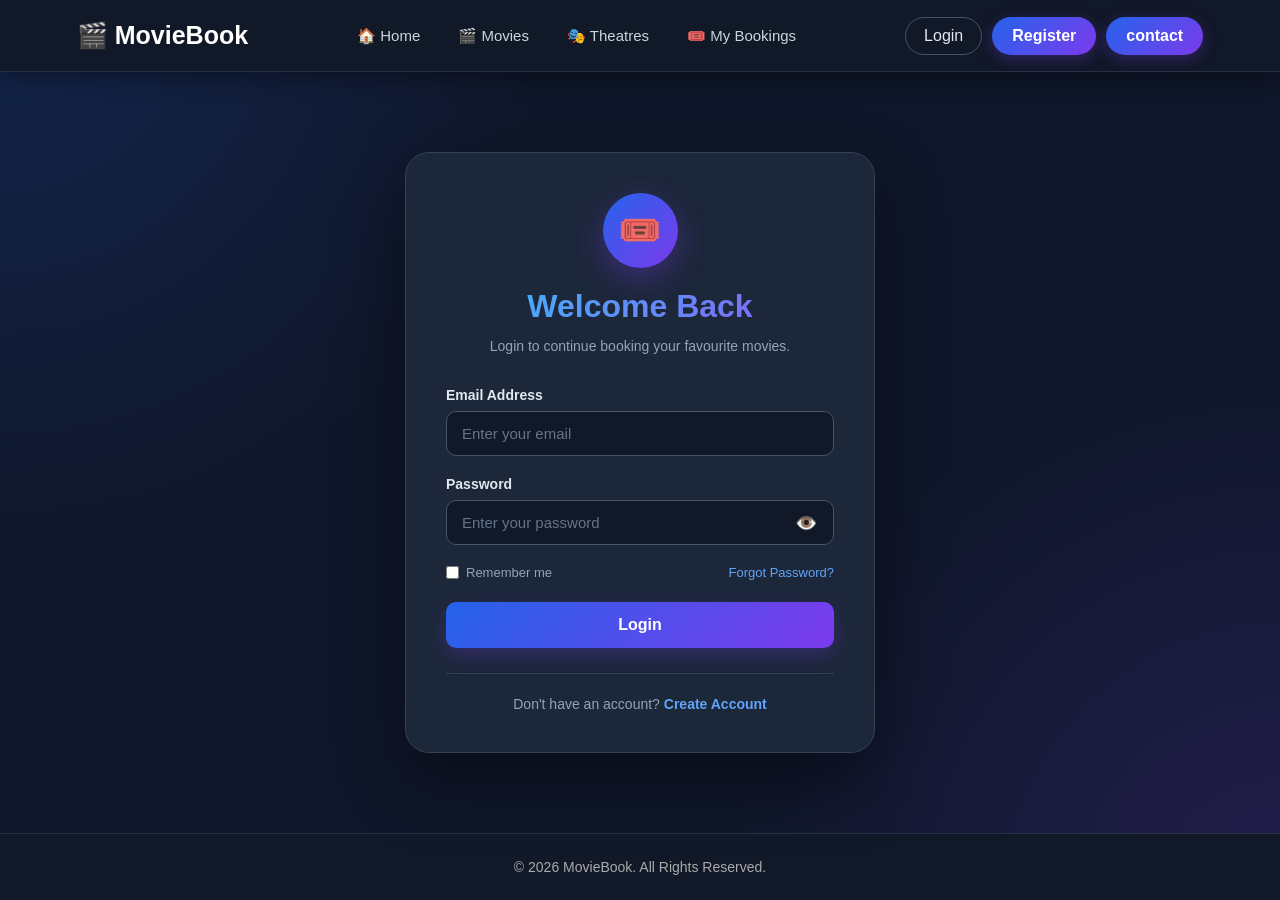
<file: login.html>
<!DOCTYPE html>
<html lang="en">

<head>

    <meta charset="UTF-8">

    <meta
        name="viewport"
        content="width=device-width, initial-scale=1.0"
    >

    <title>MovieBook - Login</title>

    <link rel="stylesheet" href="style.css">

</head>

<body class="auth-page">

    <!-- Navbar -->
    <header>

        <nav class="navbar">

            <a href="index.html" class="logo">
                🎬 <span>Movie</span>Book
            </a>

            <ul class="nav-links">

                <li>
                    <a href="index.html">
                        🏠 Home
                    </a>
                </li>

                <li>
                    <a href="movies.html">
                        🎬 Movies
                    </a>
                </li>

                <li>
                    <a href="theatres1.html">
                        🎭 Theatres
                    </a>
                </li>

                <li>
                    <a href="bookings.html">
                        🎟️ My Bookings
                    </a>
                </li>

            </ul>

            <div class="nav-buttons">

                <a href="login.html" class="login-btn">
                    Login
                </a>

                <a href="register.html" class="register-btn">
                    Register
                </a>
                <a href="contact.html" class="register-btn">
                    contact
                </a>

            </div>

        </nav>

    </header>


    <!-- Login -->
    <main class="auth-container">

        <div class="auth-card">

            <div class="auth-icon">
                🎟️
            </div>

            <h1>Welcome Back</h1>

            <p class="auth-subtitle">
                Login to continue booking your favourite movies.
            </p>


            <form id="loginForm">

                <!-- Email -->
                <div class="form-group">

                    <label for="loginEmail">
                        Email Address
                    </label>

                    <input
                        type="email"
                        id="loginEmail"
                        name="email"
                        placeholder="Enter your email"
                        required
                    >

                </div>


                <!-- Password -->
                <div class="form-group">

                    <label for="loginPassword">
                        Password
                    </label>

                    <div class="password-box">

                        <input
                            type="password"
                            id="loginPassword"
                            name="password"
                            placeholder="Enter your password"
                            required
                        >

                        <button
                            type="button"
                            class="password-toggle"
                            onclick="togglePassword('loginPassword', this)">
                            👁️
                        </button>

                    </div>

                </div>


                <!-- Remember / Forgot -->
                <div class="login-options">

                    <label>
                        <input
                            type="checkbox"
                            id="rememberMe"
                        >
                        Remember me
                    </label>

                    <a href="#" onclick="forgotPassword(event)">
                        Forgot Password?
                    </a>

                </div>


                <!-- Login Button -->
                <button
                    type="submit"
                    class="auth-btn">
                    Login
                </button>

            </form>


            <!-- Register -->
            <div class="auth-footer">

                <p>
                    Don't have an account?
                    <a href="register.html">
                        Create Account
                    </a>
                </p>

            </div>

        </div>

    </main>


    <!-- Footer -->
    <footer>

        <p>
            © 2026 MovieBook. All Rights Reserved.
        </p>

    </footer>


    <script src="script.js"></script>

</body>
</html>
</file>
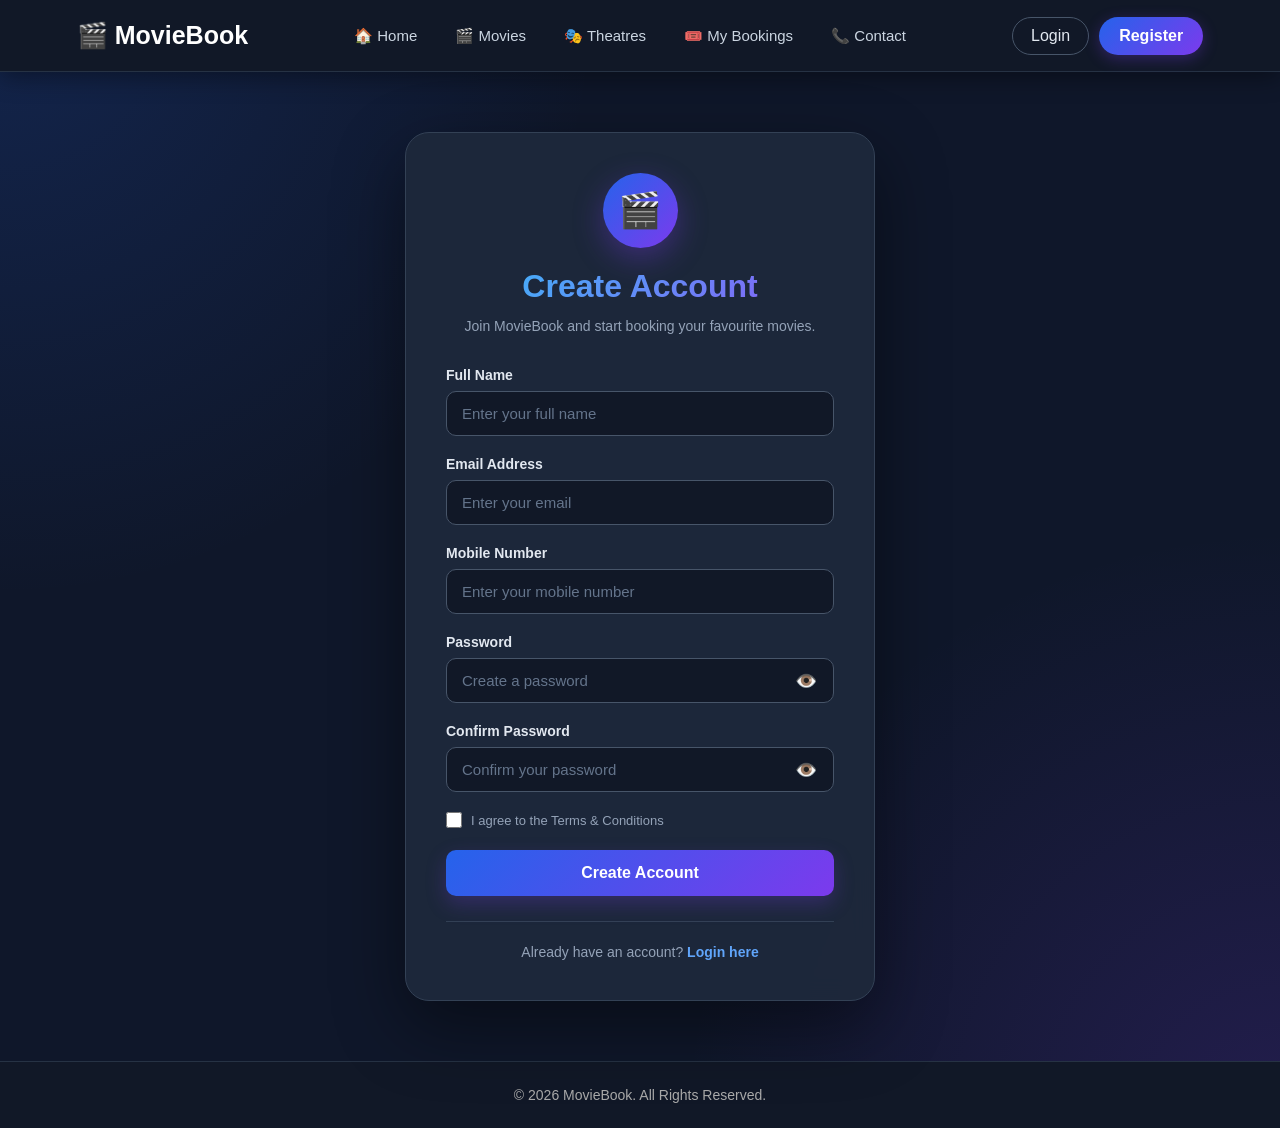
<file: register.html>
<!DOCTYPE html>
<html lang="en">

<head>
    <meta charset="UTF-8">
    <meta name="viewport" content="width=device-width, initial-scale=1.0">

    <title>MovieBook - Register</title>

    <link rel="stylesheet" href="style.css">
</head>

<body class="auth-page">

    <!-- Navbar -->
    <header>
        <nav class="navbar">

            <a href="index.html" class="logo">
                🎬 <span>Movie</span>Book

            </a>

            <ul class="nav-links">

                <li>
                    <a href="index.html">🏠 Home</a>
                </li>

                <li>
                    <a href="movies.html">🎬 Movies</a>
                </li>

                <li>
                    <a href="theatres1.html">🎭 Theatres</a>
                </li>

                <li>
                    <a href="bookings.html">🎟️ My Bookings</a>

                </li>
                <li>
    <a href="contact.html">
        📞 Contact
    </a>
</li>

            </ul>

            <div class="nav-buttons">
                <a href="login.html" class="login-btn">
                    Login
                </a>

                <a href="register.html" class="register-btn">
                    Register
                </a>
            </div>

        </nav>
    </header>


    <!-- Registration Section -->
    <main class="auth-container">

        <div class="auth-card">

            <div class="auth-icon">
                🎬
            </div>

            <h1>Create Account</h1>

            <p class="auth-subtitle">
                Join MovieBook and start booking your favourite movies.
            </p>


            <form id="registerForm">

                <!-- Full Name -->
                <div class="form-group">

                    <label for="registerName">
                        Full Name
                    </label>

                    <input
                        type="text"
                        id="registerName"
                        name="name"
                        placeholder="Enter your full name"
                        required
                    >

                </div>


                <!-- Email -->
                <div class="form-group">

                    <label for="registerEmail">
                        Email Address
                    </label>

                    <input
                        type="email"
                        id="registerEmail"
                        name="email"
                        placeholder="Enter your email"
                        required
                    >

                </div>


                <!-- Mobile -->
                <div class="form-group">

                    <label for="registerPhone">
                        Mobile Number
                    </label>

                    <input
                        type="tel"
                        id="registerPhone"
                        name="phone"
                        placeholder="Enter your mobile number"
                        pattern="[0-9]{10}"
                        maxlength="10"
                        required
                    >

                </div>


                <!-- Password -->
                <div class="form-group">

                    <label for="registerPassword">
                        Password
                    </label>

                    <div class="password-box">

                        <input
                            type="password"
                            id="registerPassword"
                            name="password"
                            placeholder="Create a password"
                            minlength="6"
                            required
                        >

                        <button
                            type="button"
                            class="password-toggle"
                            onclick="togglePassword('registerPassword', this)">
                            👁️
                        </button>

                    </div>

                </div>


                <!-- Confirm Password -->
                <div class="form-group">

                    <label for="confirmPassword">
                        Confirm Password
                    </label>

                    <div class="password-box">

                        <input
                            type="password"
                            id="confirmPassword"
                            name="confirmPassword"
                            placeholder="Confirm your password"
                            minlength="6"
                            required
                        >

                        <button
                            type="button"
                            class="password-toggle"
                            onclick="togglePassword('confirmPassword', this)">
                            👁️
                        </button>

                    </div>

                </div>


                <!-- Terms -->
                <div class="terms-box">

                    <input
                        type="checkbox"
                        id="terms"
                        required
                    >

                    <label for="terms">
                        I agree to the Terms & Conditions
                    </label>

                </div>


                <!-- Register Button -->
                <button
                    type="submit"
                    class="auth-btn">
                    Create Account
                </button>

            </form>


            <!-- Login Link -->
            <div class="auth-footer">

                <p>
                    Already have an account?
                    <a href="login.html">
                        Login here
                    </a>
                </p>

            </div>

        </div>

    </main>


    <!-- Footer -->
    <footer>

        <p>
            © 2026 MovieBook. All Rights Reserved.
        </p>

    </footer>


    <script src="script.js"></script>

</body>
</html>
</file>
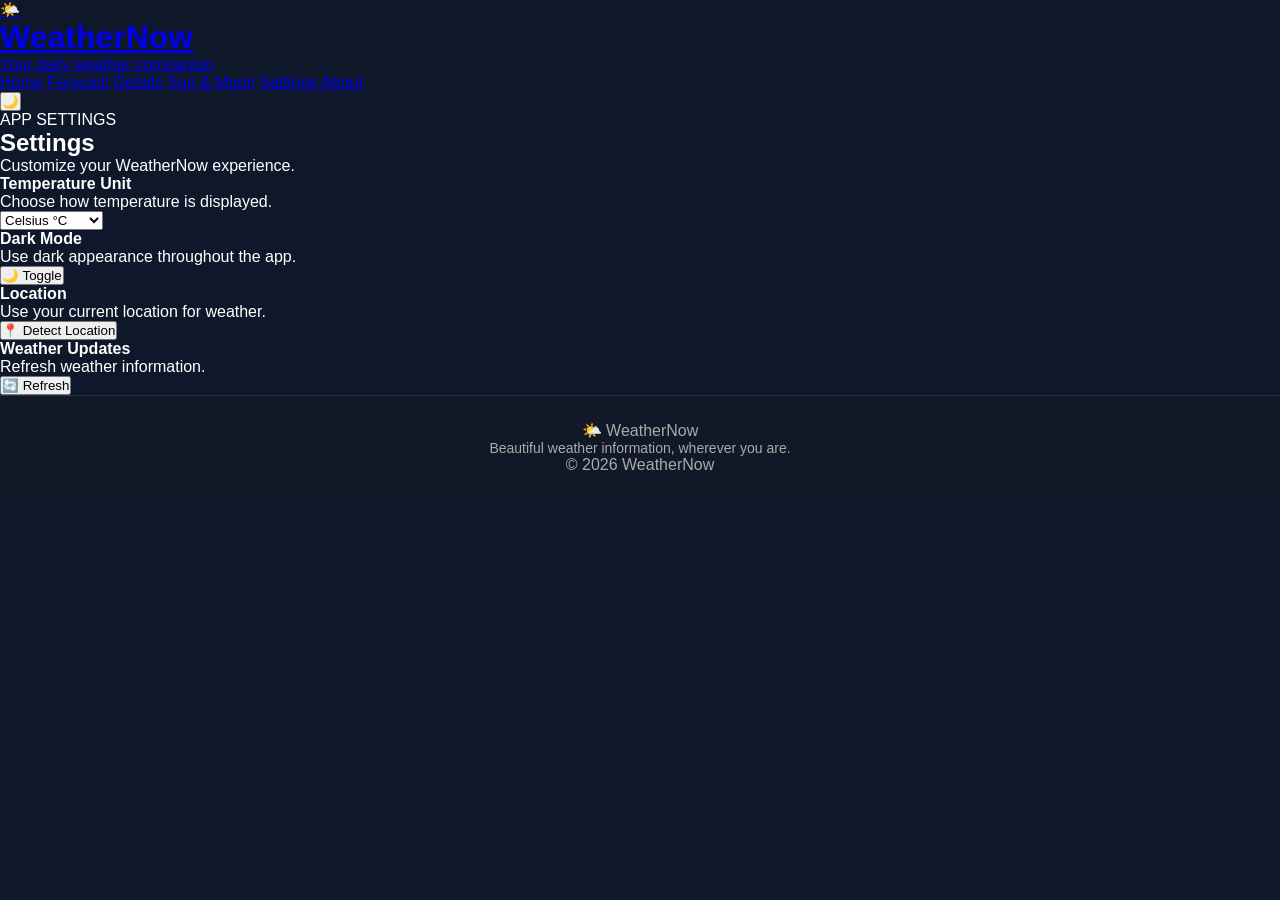
<file: settings.html>
<!DOCTYPE html>
<html lang="en">

<head>
    <meta charset="UTF-8">
    <meta name="viewport" content="width=device-width, initial-scale=1.0">
    <title>WeatherNow | Settings</title>
    <link rel="stylesheet" href="style.css">
</head>

<body>

<div class="app-container">

<header class="header">

    <a href="index.html" class="brand">
        <div class="brand-icon">🌤️</div>

        <div>
            <h1>Weather<span>Now</span></h1>
            <p>Your daily weather companion</p>
        </div>
    </a>

    <nav>
        <a href="index.html">Home</a>
        <a href="forecast.html">Forecast</a>
        <a href="details.html">Details</a>
        <a href="sun.html">Sun & Moon</a>
        <a href="settings.html" class="active">Settings</a>
        <a href="about.html">About</a>

    </nav>

    <button id="themeBtn" class="theme-btn">🌙</button>

</header>


<div class="page-title">

    <span>APP SETTINGS</span>

    <h2>Settings</h2>

    <p>
        Customize your WeatherNow experience.
    </p>

</div>


<section class="settings-card">


    <div class="setting-row">

        <div>
            <strong>Temperature Unit</strong>
            <p>Choose how temperature is displayed.</p>
        </div>

        <select id="temperatureUnit">

            <option value="celsius">
                Celsius °C
            </option>

            <option value="fahrenheit">
                Fahrenheit °F
            </option>

        </select>

    </div>


    <div class="setting-row">

        <div>
            <strong>Dark Mode</strong>
            <p>Use dark appearance throughout the app.</p>
        </div>

        <button
            class="setting-button"
            id="darkModeBtn">

            🌙 Toggle

        </button>

    </div>


    <div class="setting-row">

        <div>
            <strong>Location</strong>
            <p>Use your current location for weather.</p>
        </div>

        <button
            class="setting-button"
            id="locationBtn">

            📍 Detect Location

        </button>

    </div>


    <div class="setting-row">

        <div>
            <strong>Weather Updates</strong>
            <p>Refresh weather information.</p>
        </div>

        <button
            class="setting-button"
            onclick="location.reload()">

            🔄 Refresh

        </button>

    </div>


</section>


<footer>

    <div class="footer-logo">🌤️ WeatherNow</div>

    <p>Beautiful weather information, wherever you are.</p>

    <span>© 2026 WeatherNow</span>

</footer>

</div>

<script src="script.js"></script>

</body>
</html>
</file>
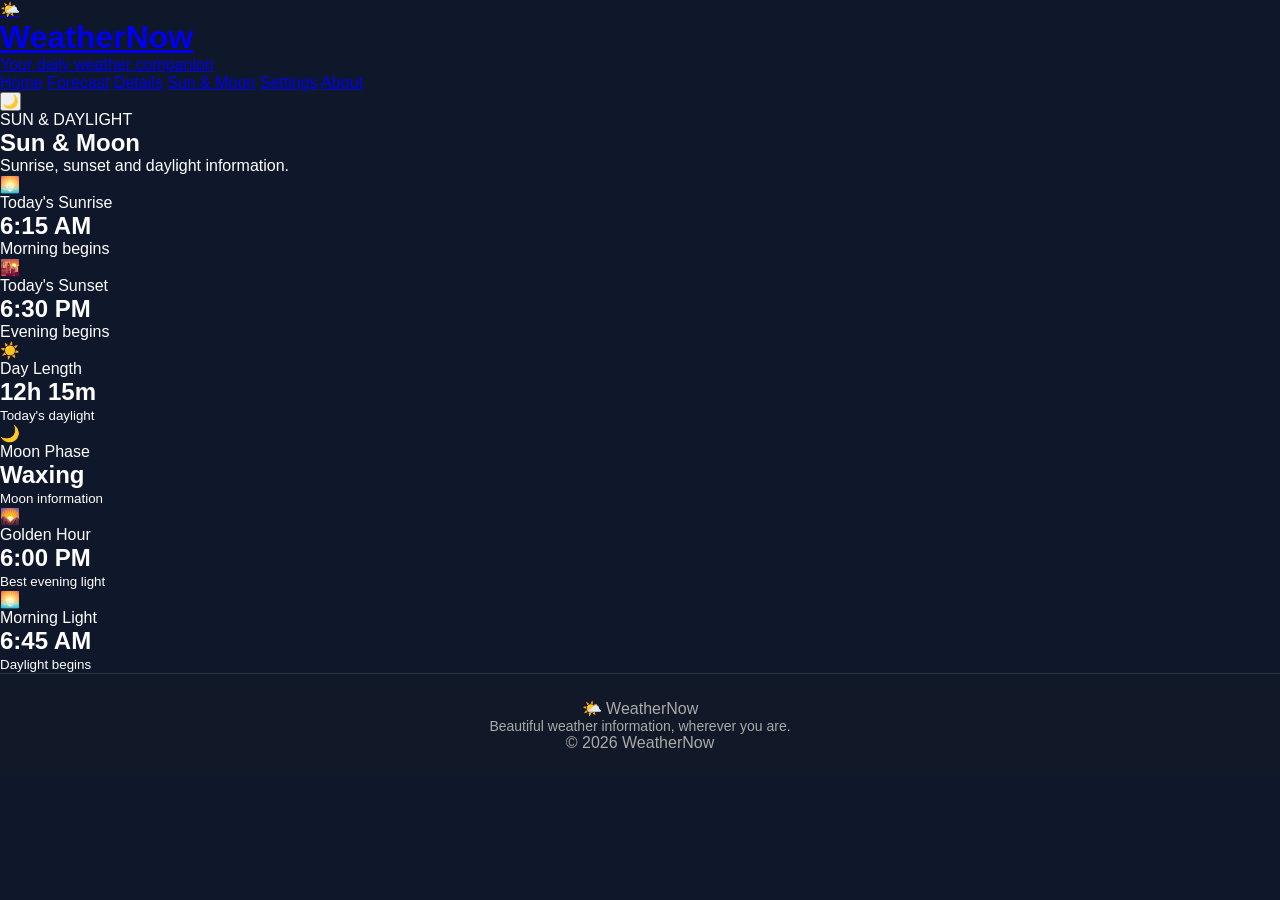
<file: sun.html>
<!DOCTYPE html>
<html lang="en">

<head>
    <meta charset="UTF-8">
    <meta name="viewport" content="width=device-width, initial-scale=1.0">
    <title>WeatherNow | Sun & Moon</title>
    <link rel="stylesheet" href="style.css">
</head>

<body>

<div class="app-container">

<header class="header">

    <a href="index.html" class="brand">
        <div class="brand-icon">🌤️</div>

        <div>
            <h1>Weather<span>Now</span></h1>
            <p>Your daily weather companion</p>
        </div>
    </a>

    <nav>
        <a href="index.html">Home</a>
        <a href="forecast.html">Forecast</a>
        <a href="details.html">Details</a>
        <a href="sun.html" class="active">Sun & Moon</a>
        <a href="settings.html">Settings</a>
        <a href="about.html">About</a>

    </nav>

    <button id="themeBtn" class="theme-btn">🌙</button>

</header>


<div class="page-title">

    <span>SUN & DAYLIGHT</span>

    <h2>Sun & Moon</h2>

    <p>
        Sunrise, sunset and daylight information.
    </p>

</div>


<section class="sun-dashboard">


    <div class="sun-main-card">

        <div class="big-sun">
            🌅
        </div>

        <p>Today's Sunrise</p>

        <h2 id="sunrise">
            6:15 AM
        </h2>

        <span>
            Morning begins
        </span>

    </div>


    <div class="sun-main-card sunset-card">

        <div class="big-sun">
            🌇
        </div>

        <p>Today's Sunset</p>

        <h2 id="sunset">
            6:30 PM
        </h2>

        <span>
            Evening begins
        </span>

    </div>


</section>


<section class="details-grid">


    <div class="detail-large-card">
        <span>☀️</span>
        <p>Day Length</p>
        <h2>12h 15m</h2>
        <small>Today's daylight</small>
    </div>


    <div class="detail-large-card">
        <span>🌙</span>
        <p>Moon Phase</p>
        <h2>Waxing</h2>
        <small>Moon information</small>
    </div>


    <div class="detail-large-card">
        <span>🌄</span>
        <p>Golden Hour</p>
        <h2>6:00 PM</h2>
        <small>Best evening light</small>
    </div>


    <div class="detail-large-card">
        <span>🌅</span>
        <p>Morning Light</p>
        <h2>6:45 AM</h2>
        <small>Daylight begins</small>
    </div>


</section>


<footer>

    <div class="footer-logo">🌤️ WeatherNow</div>

    <p>Beautiful weather information, wherever you are.</p>

    <span>© 2026 WeatherNow</span>

</footer>

</div>

<script src="script.js"></script>

</body>
</html>
</file>
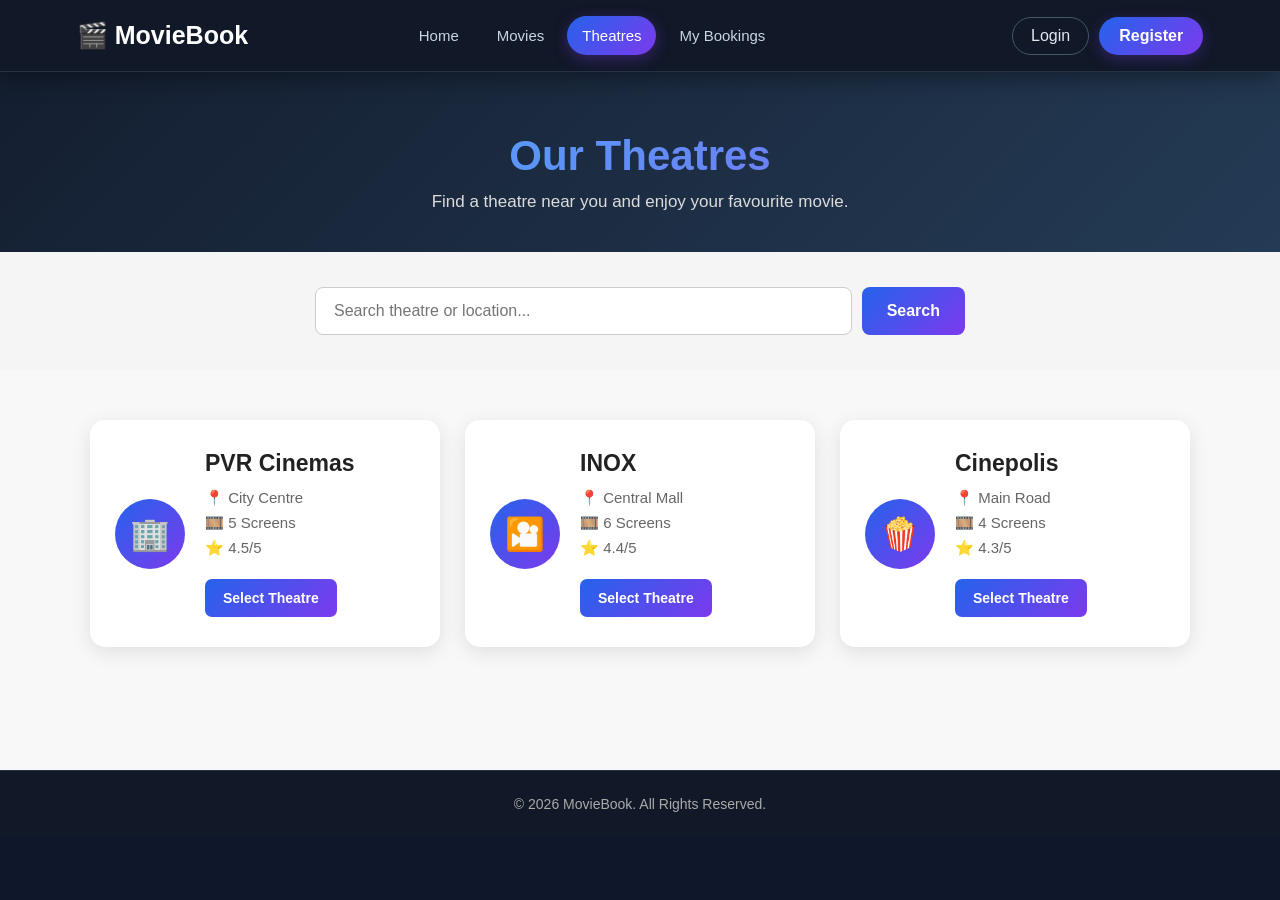
<file: theaters1.html>
<!DOCTYPE html>
<html lang="en">

<head>

    <meta charset="UTF-8">

    <meta name="viewport" content="width=device-width, initial-scale=1.0">

    <title>MovieBook - Theatres</title>

    <link rel="stylesheet" href="style.css">



</head>
 
<body>


    <!-- Navbar -->
    <header>

        <nav class="navbar">

            <div class="logo">
                🎬 MovieBook
            </div>

            <ul class="nav-links">

                <li>
                    <a href="index.html">Home</a>
                </li>

                <li>
                    <a href="movies.html">Movies</a>
                </li>

                <li>
                    <a href="theatres1.html" class="active">
                        Theatres
                    </a>
                </li>

                <li>
                    <a href="bookings.html">
                        My Bookings
                    </a>
                </li>

                <li>
                    <a href="login.html">

                    </a>
                </li>

                <li>
                    <a href="register.html">

                    </a>
                </li >

            </ul>

            <!-- Login / Register -->
                <div class="nav-buttons">

                    <a href="login.html" class="login-btn">
                        Login
                    </a>

                    <a href="register.html" class="register-btn">
                        Register
                    </a>

                </div>
        </nav>

    </header>


    <!-- Header -->
    <section class="page-header">

        <h1>Our Theatres</h1>

        <p>
            Find a theatre near you and enjoy your favourite movie.
        </p>

    </section>


    <!-- Theatre Search -->
    <section class="search-section">

        <div class="search-box">

            <input type="text" id="theatreSearch" placeholder="Search theatre or location..."
                onkeyup="filterTheatres()">

            <button onclick="filterTheatres()">
                Search
            </button>

        </div>

    </section>


    <!-- Theatres -->
    <section class="theatre-section">

        <div class="theatre-container" id="theatreContainer">


            <!-- Theatre 1 -->
            <div class="theatre-card">

                <div class="theatre-icon">
                    🏢
                </div>

                <div class="theatre-info">

                    <h2>PVR Cinemas</h2>

                    <p>
                        📍 City Centre
                    </p>

                    <p>
                        🎞️ 5 Screens
                    </p>

                    <p>
                        ⭐ 4.5/5
                    </p>

                    <button onclick="selectTheatre('PVR Cinemas')">

                        Select Theatre

                    </button>

                </div>

            </div>


            <!-- Theatre 2 -->
            <div class="theatre-card">

                <div class="theatre-icon">
                    🎦
                </div>

                <div class="theatre-info">

                    <h2>INOX</h2>

                    <p>
                        📍 Central Mall
                    </p>

                    <p>
                        🎞️ 6 Screens
                    </p>

                    <p>
                        ⭐ 4.4/5
                    </p>

                    <button onclick="selectTheatre('INOX')">

                        Select Theatre

                    </button>

                </div>

            </div>


            <!-- Theatre 3 -->
            <div class="theatre-card">

                <div class="theatre-icon">
                    🍿
                </div>

                <div class="theatre-info">

                    <h2>Cinepolis</h2>

                    <p>
                        📍 Main Road
                    </p>

                    <p>
                        🎞️ 4 Screens
                    </p>

                    <p>
                        ⭐ 4.3/5
                    </p>

                    <button onclick="selectTheatre('Cinepolis')">

                        Select Theatre

                    </button>

                </div>

            </div>


        </div>

    </section>


    <!-- Footer -->
    <footer>

        <p>
            © 2026 MovieBook. All Rights Reserved.
        </p>

    </footer>


    <script src="script.js"></script>

</body>

</html>
</file>
<file: style.css>
/* =========================
   GLOBAL
========================= */

* {
    margin: 0;
    padding: 0;
    box-sizing: border-box;
}

body {
    font-family: Arial, sans-serif;
    background: #0f172a;
    color: #ffffff;
    min-height: 100vh;
}


/* =========================
   NAVBAR
========================= */

header {
    position: sticky;
    top: 0;
    z-index: 1000;
}

.navbar {
    min-height: 72px;
    padding: 0 6%;

    display: flex;
    align-items: center;
    justify-content: space-between;

    background: #111827;
    border-bottom: 1px solid #263244;

    box-shadow: 0 5px 25px rgba(0, 0, 0, 0.4);
}


/* Logo */

.logo {
    color: #ffffff;
    text-decoration: none;

    font-size: 25px;
    font-weight: bold;

    white-space: nowrap;

    transition: 0.3s;
}

.logo:hover {
    transform: scale(1.05);
}


/* Navigation */

.nav-links {
    display: flex;
    align-items: center;
    gap: 8px;

    list-style: none;
}

.nav-links a {
    color: #cbd5e1;
    text-decoration: none;

    padding: 11px 15px;

    border-radius: 25px;

    font-size: 15px;
    font-weight: 500;

    transition: 0.3s ease;
}

.nav-links a:hover {
    color: #ffffff;

    background: rgba(56, 189, 248, 0.12);

    transform: translateY(-2px);
}


/* Active */

.nav-links a.active {
    color: #ffffff;

    background: linear-gradient(
        135deg,
        #2563eb,
        #7c3aed
    );

    box-shadow:
        0 4px 15px rgba(124, 58, 237, 0.35);
}


/* =========================
   NAV BUTTONS
========================= */

.nav-buttons {
    display: flex;
    align-items: center;
    gap: 10px;
}

.login-btn,
.register-btn {
    text-decoration: none;
    border-radius: 25px;
    transition: 0.3s;
}


/* Login */

.login-btn {
    color: #e2e8f0;

    padding: 9px 18px;

    border: 1px solid #475569;
}

.login-btn:hover {
    color: #ffffff;

    border-color: #38bdf8;

    background: rgba(56, 189, 248, 0.1);
}


/* Register */

.register-btn {
    color: #ffffff;

    padding: 10px 20px;

    font-weight: 600;

    background: linear-gradient(
        135deg,
        #2563eb,
        #7c3aed
    );

    box-shadow:
        0 4px 15px rgba(124, 58, 237, 0.3);
}

.register-btn:hover {
    transform: translateY(-2px);

    box-shadow:
        0 7px 22px rgba(124, 58, 237, 0.5);
}


/* =========================
   HERO
========================= */

.hero {
    height: 450px;

    display: flex;
    align-items: center;

    background:
        linear-gradient(
            rgba(0, 0, 0, 0.7),
            rgba(0, 0, 0, 0.7)
        ),
    
")
        center/cover;
}

.hero-content {
    max-width: 1200px;
    margin: auto;
    padding: 20px;

    color: white;
}

.hero h1 {
    font-size: 48px;
    margin-bottom: 20px;
}

.hero p {
    max-width: 600px;

    font-size: 18px;
    line-height: 1.6;

    margin-bottom: 30px;
}

.main-btn {
    display: inline-block;

    background: #e50914;
    color: white;

    padding: 13px 25px;

    text-decoration: none;

    border-radius: 5px;
}


/* =========================
   PAGE HEADER
========================= */

.page-header {
    text-align: center;

    padding: 60px 20px 40px;

    background:
        linear-gradient(
            135deg,
            #141e30,
            #243b55
        );

    color: white;
}

.page-header h1 {
    font-size: 42px;

    margin-bottom: 12px;

    background: linear-gradient(
        135deg,
        #38bdf8,
        #8b5cf6
    );

    -webkit-background-clip: text;
    -webkit-text-fill-color: transparent;
}

.page-header p {
    font-size: 17px;
    color: #dcdcdc;
}


/* =========================
   SEARCH
========================= */

.search-section {
    display: flex;
    justify-content: center;

    padding: 35px 20px;

    background: #f5f5f5;
}

.search-box {
    width: 100%;
    max-width: 650px;

    display: flex;
    gap: 10px;
}

.search-box input {
    flex: 1;

    padding: 14px 18px;

    border: 1px solid #ccc;
    border-radius: 8px;

    font-size: 16px;

    outline: none;
}

.search-box input:focus {
    border-color: #2563eb;

    box-shadow:
        0 0 5px rgba(37, 99, 235, 0.3);
}

.search-box button {
    padding: 14px 25px;

    border: none;
    border-radius: 8px;

    background: linear-gradient(
        135deg,
        #2563eb,
        #7c3aed
    );

    color: white;

    font-size: 16px;
    font-weight: bold;

    cursor: pointer;

    transition: 0.3s;
}

.search-box button:hover {
    transform: translateY(-2px);

    box-shadow:
        0 6px 18px rgba(124, 58, 237, 0.35);
}


/* =========================
   MOVIES
========================= */

.movies-section {
    padding: 50px 20px 70px;
}

.movie-container {
    max-width: 1200px;

    margin: auto;

    display: grid;

    grid-template-columns:
        repeat(auto-fit, minmax(240px, 1fr));

    gap: 28px;
}

.movie-card {
    overflow: hidden;

    background: #1e293b;

    border: 1px solid #334155;

    border-radius: 18px;

    box-shadow:
        0 8px 25px rgba(0, 0, 0, 0.3);

    transition: 0.35s;
}

.movie-card:hover {
    transform: translateY(-10px);

    border-color: #6366f1;

    box-shadow:
        0 15px 35px rgba(79, 70, 229, 0.25);
}

.movie-poster {
    height: 250px;

    display: flex;
    align-items: center;
    justify-content: center;

    font-size: 75px;

    background:
        linear-gradient(
            135deg,
            #172554,
            #312e81,
            #581c87
        );
}

.movie-info {
    padding: 20px;
}

.movie-info h3 {
    font-size: 22px;

    margin-bottom: 10px;
}

.movie-info p {
    color: #94a3b8;

    font-size: 14px;

    margin-bottom: 8px;
}

.movie-info button {
    width: 100%;

    margin-top: 12px;

    padding: 11px;

    border: none;
    border-radius: 25px;

    background: linear-gradient(
        135deg,
        #2563eb,
        #7c3aed
    );

    color: white;

    font-size: 15px;
    font-weight: bold;

    cursor: pointer;

    transition: 0.3s;
}

.movie-info button:hover {
    transform: translateY(-2px);

    box-shadow:
        0 7px 20px rgba(124, 58, 237, 0.4);
}


/* =========================
   THEATRES
========================= */

.theatre-section {
    padding: 50px 20px;

    background: #f8f8f8;

    min-height: 400px;
}

.theatre-container {
    max-width: 1100px;

    margin: auto;

    display: grid;

    grid-template-columns:
        repeat(3, 1fr);

    gap: 25px;
}


/* Theatre Card */

.theatre-card {
    background: white;

    border-radius: 15px;

    padding: 30px 25px;

    display: flex;
    align-items: center;

    gap: 20px;

    box-shadow:
        0 5px 20px rgba(0, 0, 0, 0.10);

    transition: 0.3s ease;
}

.theatre-card:hover {
    transform: translateY(-8px);

    box-shadow:
        0 10px 30px rgba(0, 0, 0, 0.18);
}


/* Theatre Icon */

.theatre-icon {
    width: 70px;
    height: 70px;

    background:
        linear-gradient(
            135deg,
            #2563eb,
            #7c3aed
        );

    border-radius: 50%;

    display: flex;
    align-items: center;
    justify-content: center;

    font-size: 32px;

    flex-shrink: 0;
}


/* Theatre Information */

.theatre-info {
    flex: 1;
}

.theatre-info h2 {
    margin: 0 0 12px;

    font-size: 23px;

    color: #222;
}

.theatre-info p {
    margin: 7px 0;

    color: #666;

    font-size: 15px;
}


/* Select Theatre */

.theatre-info button {
    margin-top: 15px;

    padding: 11px 18px;

    border: none;

    border-radius: 7px;

    background:
        linear-gradient(
            135deg,
            #2563eb,
            #7c3aed
        );

    color: white;

    font-size: 14px;
    font-weight: bold;

    cursor: pointer;

    transition: 0.3s;
}

.theatre-info button:hover {
    transform: scale(1.05);

    box-shadow:
        0 5px 15px rgba(124, 58, 237, 0.35);
}


/* =========================
   FEATURES
========================= */

.features {
    background: #ffffff;

    padding: 50px 20px;
}

.features h2 {
    text-align: center;

    margin-bottom: 30px;
}

.feature-container {
    max-width: 1000px;

    margin: auto;

    display: grid;

    grid-template-columns:
        repeat(auto-fit, minmax(220px, 1fr));

    gap: 25px;
}

.feature {
    text-align: center;

    padding: 25px;

    color: #222;
}

.feature span {
    font-size: 40px;
}

.feature h3 {
    margin: 15px 0 10px;
}


/* =========================
   NO RESULTS
========================= */

.no-results {
    grid-column: 1 / -1;

    text-align: center;

    padding: 50px;

    color: #777;

    font-size: 20px;
}


/* =========================
   FOOTER
========================= */

footer {
    background: #111827;

    color: #aaa;

    text-align: center;

    padding: 25px;

    border-top: 1px solid #263244;
}

footer p {
    margin: 0;

    font-size: 14px;
}


/* =========================
   RESPONSIVE - TABLET
========================= */

@media (max-width: 900px) {

    .navbar {
        padding: 15px 3%;

        flex-wrap: wrap;

        gap: 12px;
    }

    .nav-links {
        order: 3;

        width: 100%;

        justify-content: center;

        flex-wrap: wrap;
    }

    .theatre-container {
        grid-template-columns: repeat(2, 1fr);
    }

    .movie-container {
        grid-template-columns: repeat(2, 1fr);
    }
}


/* =========================
   RESPONSIVE - MOBILE
========================= */

@media (max-width: 600px) {

    .navbar {
        justify-content: center;
    }

    .logo {
        width: 100%;

        text-align: center;

        font-size: 22px;
    }

    .nav-links a {
        padding: 8px 10px;

        font-size: 13px;
    }

    .nav-buttons {
        width: 100%;

        justify-content: center;
    }

    .page-header {
        padding: 45px 15px 30px;
    }

    .page-header h1 {
        font-size: 32px;
    }

    .page-header p {
        font-size: 15px;
    }

    .search-box {
        flex-direction: column;
    }

    .search-box button {
        width: 100%;
    }

    .theatre-container {
        grid-template-columns: 1fr;
    }

    .theatre-card {
        padding: 25px 20px;
    }

    .movie-container {
        grid-template-columns: 1fr;
    }

    .movie-poster {
        height: 220px;
    }

    .hero {
        height: 380px;
    }

    .hero h1 {
        font-size: 34px;
    }
}
/* =================================
   BOOKING SECTION
================================= */

.booking-section {
    width: 100%;
    min-height: 500px;
    padding: 50px 20px;
    background: #f8f8f8;
}

#bookingContainer {
    max-width: 1000px;
    margin: 0 auto;

    display: flex;
    flex-direction: column;
    gap: 25px;
}


/* =================================
   BOOKING CARD
================================= */

.booking-card {
    display: flex;
    align-items: center;
    gap: 25px;

    padding: 25px;

    background: #ffffff;

    border-radius: 15px;

    box-shadow: 0 5px 20px rgba(0, 0, 0, 0.12);

    transition: all 0.3s ease;
}

.booking-card:hover {
    transform: translateY(-5px);

    box-shadow: 0 10px 28px rgba(0, 0, 0, 0.18);
}


/* =================================
   MOVIE ICON
================================= */

.booking-movie {
    width: 100px;
    height: 130px;

    min-width: 100px;

    display: flex;
    align-items: center;
    justify-content: center;

    border-radius: 12px;

    font-size: 45px;

    background: linear-gradient(
        135deg,
        #2563eb,
        #7c3aed
    );

    color: white;

    box-shadow: 0 5px 15px rgba(37, 99, 235, 0.25);
}


/* =================================
   BOOKING INFORMATION
================================= */

.booking-info {
    flex: 1;
}

.booking-info h2 {
    margin: 0 0 15px;

    color: #222;

    font-size: 24px;
}

.booking-info p {
    margin: 8px 0;

    color: #666;

    font-size: 15px;
}


/* =================================
   BOOKING STATUS
================================= */

.booking-status {
    display: inline-block;

    margin-top: 10px;
    padding: 6px 14px;

    border-radius: 20px;

    background: #dcfce7;

    color: #15803d;

    font-size: 13px;

    font-weight: bold;
}


/* =================================
   BOOKING ACTIONS
================================= */

.booking-actions {
    display: flex;
    align-items: center;
    justify-content: center;
}

.booking-actions button {
    padding: 11px 18px;

    border: none;
    border-radius: 8px;

    background: #ef4444;

    color: white;

    font-size: 14px;

    font-weight: bold;

    cursor: pointer;

    transition: all 0.3s ease;
}

.booking-actions button:hover {
    background: #dc2626;

    transform: scale(1.05);

    box-shadow: 0 5px 15px rgba(239, 68, 68, 0.3);
}


/* =================================
   TABLET
================================= */

@media (max-width: 800px) {

    .booking-card {
        gap: 18px;
        padding: 20px;
    }

    .booking-movie {
        width: 85px;
        height: 115px;
        min-width: 85px;

        font-size: 38px;
    }

    .booking-info h2 {
        font-size: 21px;
    }

    .booking-info p {
        font-size: 14px;
    }

}


/* =================================
   MOBILE
================================= */

@media (max-width: 600px) {

    .booking-section {
        padding: 35px 15px;
    }

    .booking-card {
        flex-direction: column;

        text-align: center;

        padding: 25px 20px;
    }

    .booking-movie {
        width: 90px;
        height: 110px;
    }

    .booking-info {
        width: 100%;
    }

    .booking-info h2 {
        font-size: 22px;
    }

    .booking-info p {
        font-size: 14px;
    }

    .booking-status {
        margin-top: 8px;
    }

    .booking-actions {
        width: 100%;
    }

    .booking-actions button {
        width: 100%;

        padding: 12px;
    }

}


/* =================================
   SMALL MOBILE
================================= */

@media (max-width: 400px) {

    .booking-card {
        padding: 20px 15px;
    }

    .booking-movie {
        width: 80px;
        height: 100px;

        font-size: 35px;
    }

    .booking-info h2 {
        font-size: 20px;
    }

}




/* =========================================
   AUTHENTICATION PAGES
========================================= */

.auth-page {
    min-height: 100vh;

    display: flex;
    flex-direction: column;

    background:
        radial-gradient(
            circle at top left,
            rgba(37, 99, 235, 0.18),
            transparent 35%
        ),
        radial-gradient(
            circle at bottom right,
            rgba(124, 58, 237, 0.18),
            transparent 35%
        ),
        #0f172a;
}


/* =========================================
   AUTH CONTAINER
========================================= */

.auth-container {
    flex: 1;

    display: flex;
    justify-content: center;
    align-items: center;

    padding: 60px 20px;
}


/* =========================================
   AUTH CARD
========================================= */

.auth-card {
    width: 100%;
    max-width: 470px;

    padding: 40px;

    background:
        rgba(30, 41, 59, 0.95);

    border: 1px solid #334155;

    border-radius: 24px;

    box-shadow:
        0 25px 70px rgba(0, 0, 0, 0.45);

    backdrop-filter: blur(12px);

    animation: authCardAppear 0.5s ease;
}


@keyframes authCardAppear {

    from {
        opacity: 0;
        transform: translateY(25px);
    }

    to {
        opacity: 1;
        transform: translateY(0);
    }

}


/* =========================================
   AUTH ICON
========================================= */

.auth-icon {
    width: 75px;
    height: 75px;

    margin: 0 auto 20px;

    display: flex;
    align-items: center;
    justify-content: center;

    border-radius: 50%;

    font-size: 35px;

    background:
        linear-gradient(
            135deg,
            #2563eb,
            #7c3aed
        );

    box-shadow:
        0 10px 30px rgba(124, 58, 237, 0.35);
}


/* =========================================
   AUTH TITLE
========================================= */

.auth-card h1 {
    text-align: center;

    font-size: 32px;

    margin-bottom: 10px;

    background:
        linear-gradient(
            135deg,
            #38bdf8,
            #8b5cf6
        );

    -webkit-background-clip: text;
    -webkit-text-fill-color: transparent;
}


.auth-subtitle {
    text-align: center;

    color: #94a3b8;

    font-size: 14px;

    line-height: 1.6;

    margin-bottom: 30px;
}


/* =========================================
   FORM
========================================= */

.form-group {
    margin-bottom: 20px;
}


.form-group label {
    display: block;

    margin-bottom: 8px;

    color: #e2e8f0;

    font-size: 14px;

    font-weight: 600;
}


.form-group input {
    width: 100%;

    padding: 13px 15px;

    border: 1px solid #475569;

    border-radius: 10px;

    background: #111827;

    color: #ffffff;

    font-size: 15px;

    outline: none;

    transition: 0.3s;
}


.form-group input::placeholder {
    color: #64748b;
}


.form-group input:focus {
    border-color: #6366f1;

    box-shadow:
        0 0 0 3px rgba(99, 102, 241, 0.15);
}


/* =========================================
   PASSWORD
========================================= */

.password-box {
    position: relative;
}


.password-box input {
    padding-right: 50px;
}


.password-toggle {
    position: absolute;

    right: 12px;
    top: 50%;

    transform: translateY(-50%);

    border: none;

    background: transparent;

    color: #94a3b8;

    cursor: pointer;

    font-size: 18px;

    padding: 5px;
}


.password-toggle:hover {
    color: #ffffff;
}


/* =========================================
   TERMS
========================================= */

.terms-box {
    display: flex;

    align-items: center;

    gap: 9px;

    margin: 5px 0 22px;

    color: #94a3b8;

    font-size: 13px;
}


.terms-box input {
    width: 16px;
    height: 16px;

    accent-color: #6366f1;

    cursor: pointer;
}


/* =========================================
   LOGIN OPTIONS
========================================= */

.login-options {
    display: flex;

    justify-content: space-between;

    align-items: center;

    margin: 5px 0 22px;

    color: #94a3b8;

    font-size: 13px;
}


.login-options label {
    display: flex;

    align-items: center;

    gap: 7px;

    cursor: pointer;
}


.login-options input {
    accent-color: #6366f1;
}


.login-options a {
    color: #60a5fa;

    text-decoration: none;
}


.login-options a:hover {
    color: #a78bfa;

    text-decoration: underline;
}


/* =========================================
   AUTH BUTTON
========================================= */

.auth-btn {
    width: 100%;

    padding: 14px;

    border: none;

    border-radius: 10px;

    background:
        linear-gradient(
            135deg,
            #2563eb,
            #7c3aed
        );

    color: #ffffff;

    font-size: 16px;

    font-weight: bold;

    cursor: pointer;

    transition: all 0.3s ease;

    box-shadow:
        0 8px 20px rgba(124, 58, 237, 0.25);
}


.auth-btn:hover {
    transform: translateY(-2px);

    box-shadow:
        0 12px 28px rgba(124, 58, 237, 0.45);
}


.auth-btn:active {
    transform: translateY(0);
}


/* =========================================
   AUTH FOOTER
========================================= */

.auth-footer {
    text-align: center;

    margin-top: 25px;

    padding-top: 22px;

    border-top: 1px solid #334155;
}


.auth-footer p {
    color: #94a3b8;

    font-size: 14px;
}


.auth-footer a {
    color: #60a5fa;

    font-weight: 600;

    text-decoration: none;
}


.auth-footer a:hover {
    color: #a78bfa;

    text-decoration: underline;
}


/* =========================================
   AUTH RESPONSIVE
========================================= */

@media (max-width: 900px) {

    .auth-container {
        padding: 40px 15px;
    }

}


@media (max-width: 600px) {

    .auth-card {
        padding: 30px 22px;

        border-radius: 18px;
    }

    .auth-card h1 {
        font-size: 27px;
    }

    .auth-icon {
        width: 65px;
        height: 65px;

        font-size: 30px;
    }

    .login-options {
        flex-direction: column;

        align-items: flex-start;

        gap: 12px;
    }

}


@media (max-width: 400px) {

    .auth-container {
        padding: 25px 12px;
    }

    .auth-card {
        padding: 25px 18px;
    }

}



/* =================================
   MOVIE CATEGORY
================================= */

.movie-category-title {
    max-width: 1200px;

    margin: 0 auto 25px;

    padding-left: 5px;

    font-size: 28px;

    color: #ffffff;
}


.bollywood-title {
    margin-top: 65px;
}


/* Movie section heading */

.movies-section > h2 {
    background:
        linear-gradient(
            135deg,
            #38bdf8,
            #8b5cf6
        );

    -webkit-background-clip: text;
    -webkit-text-fill-color: transparent;
}


/* Responsive */

@media (max-width: 600px) {

    .movie-category-title {
        font-size: 23px;

        margin-bottom: 20px;
    }

    .bollywood-title {
        margin-top: 45px;
    }

}
/* =================================
   FIX MOVIE CARD HEIGHT
================================= */

.movie-container {
    align-items: stretch;
}

.movie-card {
    height: 100%;
    display: flex;
    flex-direction: column;
}

.movie-info {
    flex: 1;
    display: flex;
    flex-direction: column;
}

.movie-info button {
    margin-top: auto;
}
/* =========================================
   CONTACT PAGE
========================================= */

.contact-section {
    padding: 60px 20px;
    background: #f5f5f5;
}

.contact-container {
    max-width: 1100px;
    margin: auto;

    display: grid;
    grid-template-columns:
        repeat(3, 1fr);

    gap: 25px;
}

.contact-card {
    background: white;

    padding: 35px 25px;

    text-align: center;

    border-radius: 15px;

    box-shadow:
        0 5px 20px rgba(0, 0, 0, 0.10);

    transition: 0.3s;
}

.contact-card:hover {
    transform: translateY(-8px);

    box-shadow:
        0 10px 25px rgba(0, 0, 0, 0.15);
}

.contact-icon {
    font-size: 45px;

    margin-bottom: 15px;
}

.contact-card h2 {
    margin-bottom: 10px;
}

.contact-card p {
    color: #666;

    line-height: 1.6;
}

.contact-card a {
    display: inline-block;

    margin-top: 10px;

    color: #e50914;

    font-weight: bold;

    text-decoration: none;
}

.contact-card a:hover {
    text-decoration: underline;
}


/* Footer Contact */

.contact-info {
    margin-top: 8px;
}

.contact-info a {
    color: white;

    text-decoration: none;

    font-weight: bold;
}

.contact-info a:hover {
    text-decoration: underline;
}


/* Mobile */

@media (max-width: 768px) {

    .contact-container {
        grid-template-columns: 1fr;
    }

}
</file>
